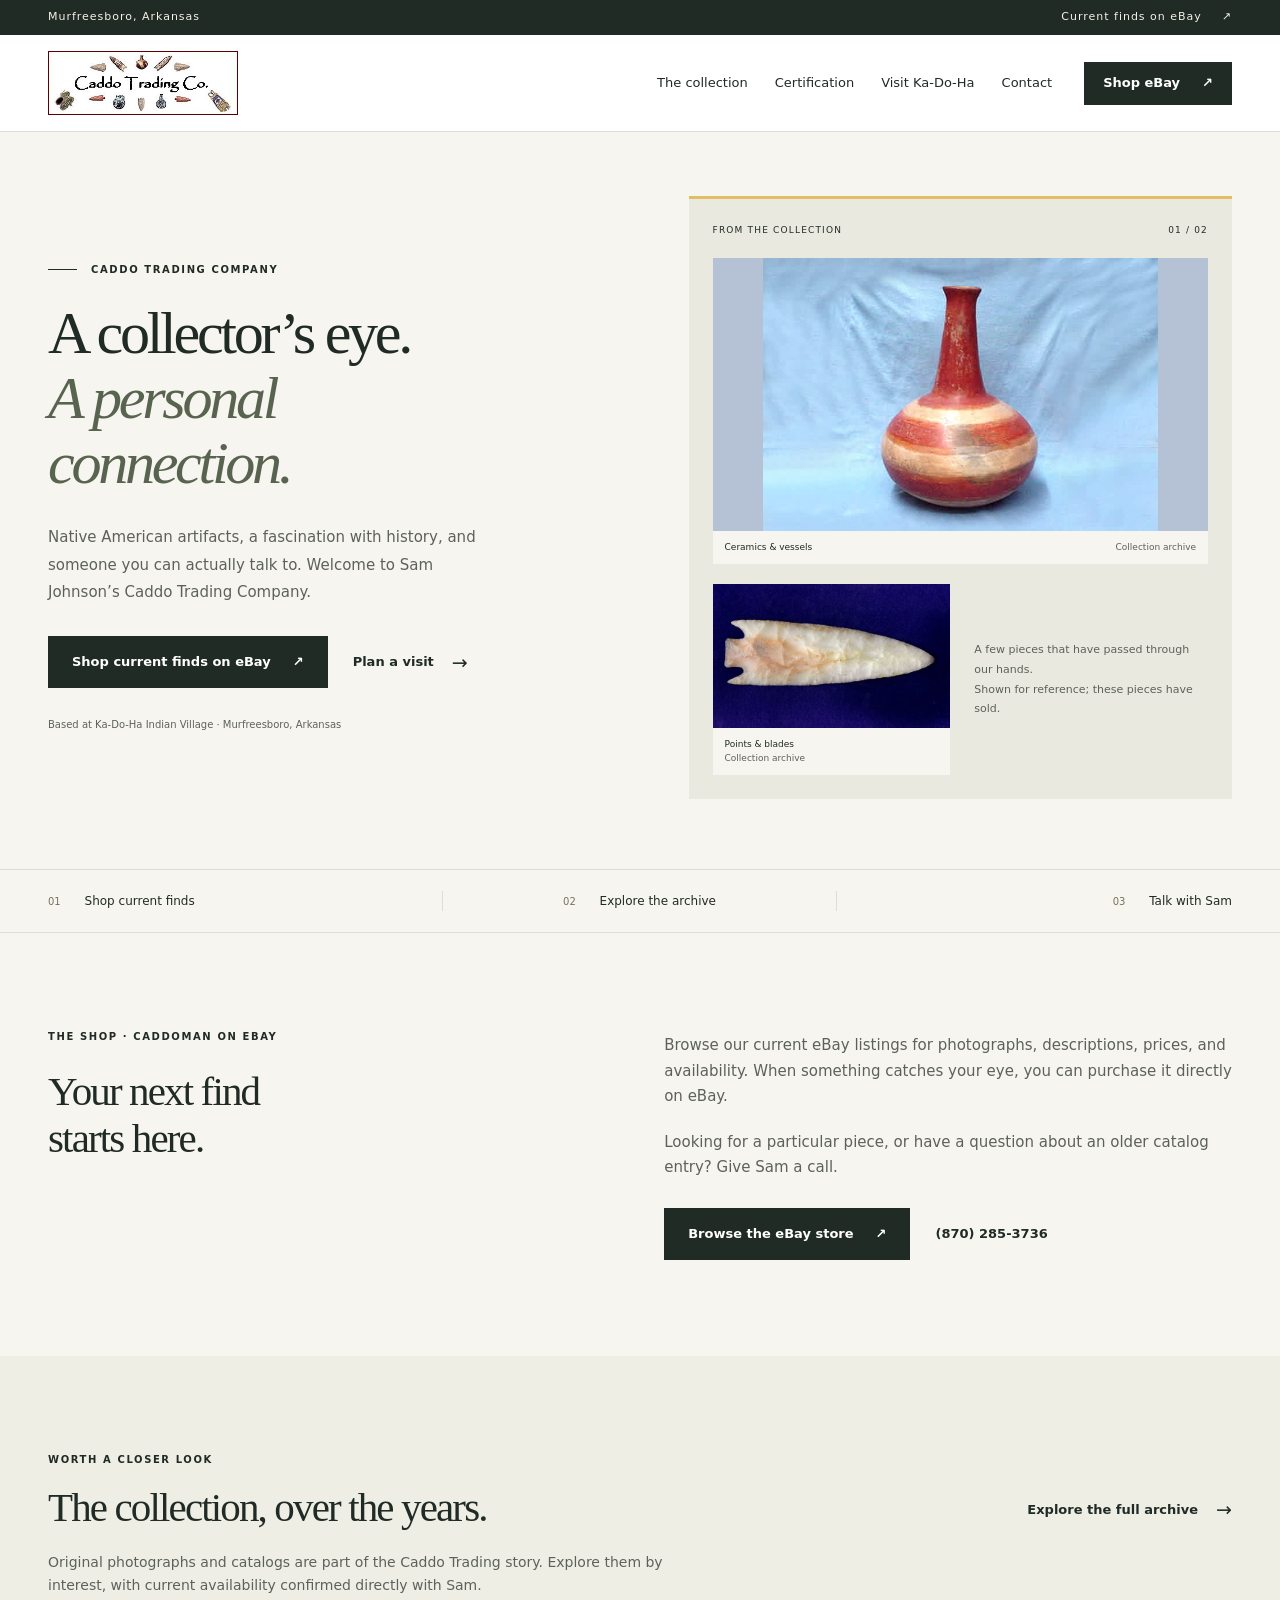
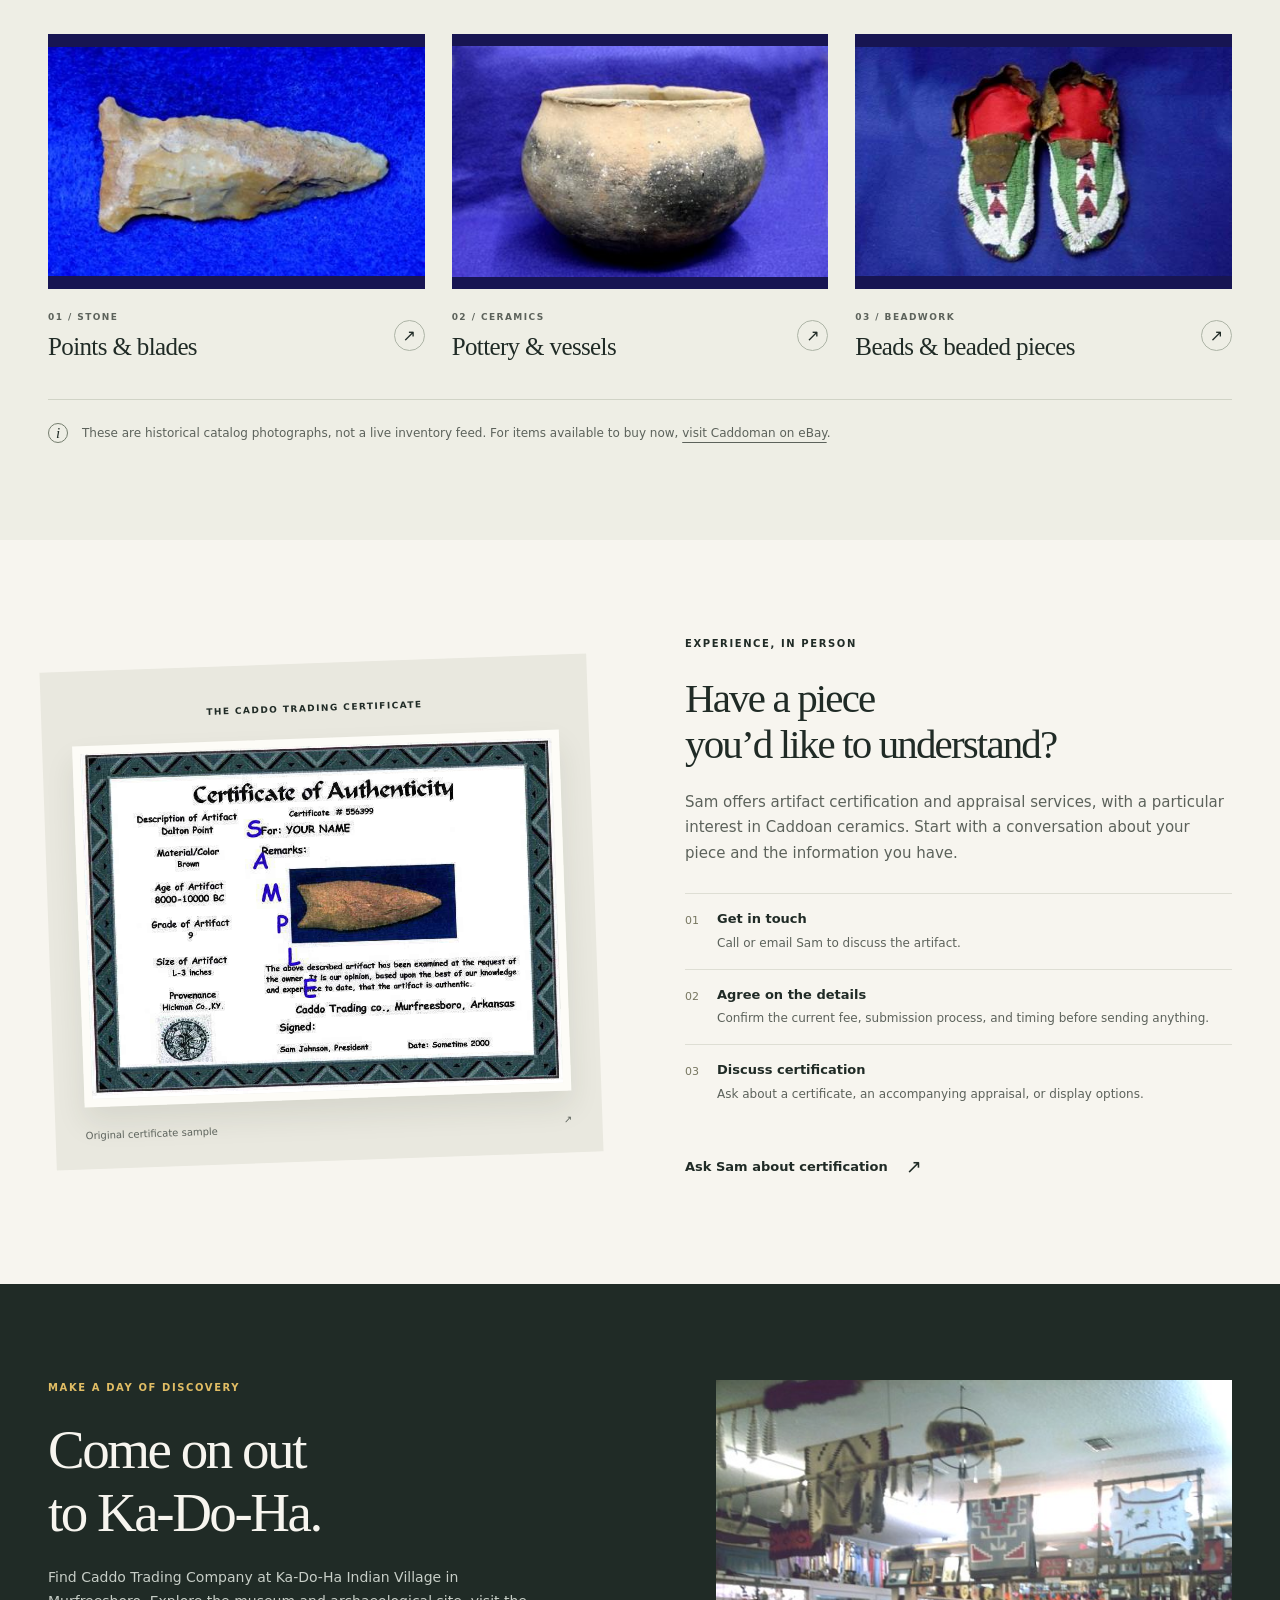
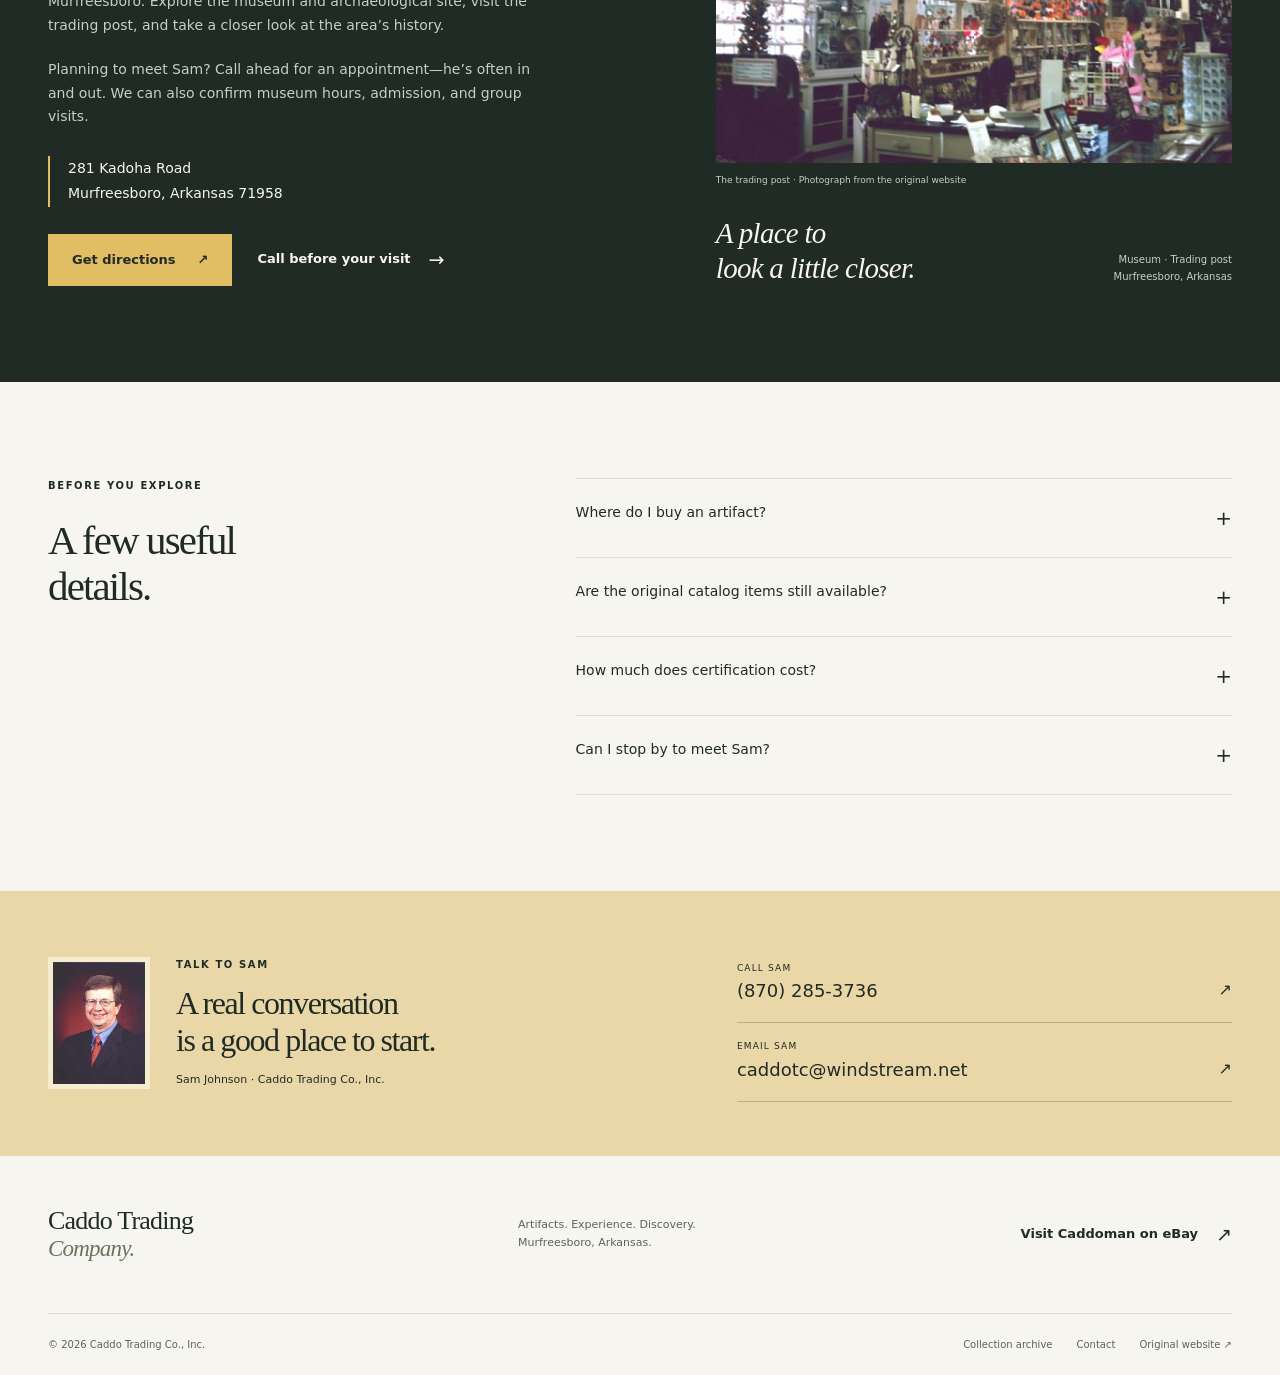
<file: index.html>
<!doctype html>
<html lang="en">
  <head>
    <meta charset="utf-8" />
    <meta name="viewport" content="width=device-width, initial-scale=1" />
    <meta name="theme-color" content="#202b26" />
    <title>Caddo Trading Company | Artifacts, Certification & Ka-Do-Ha</title>
    <meta
      name="description"
      content="Explore Caddo Trading Company in Murfreesboro, Arkansas. Shop Caddoman on eBay, browse the collection archive, and contact Sam Johnson about artifact certification."
    />
    <link
      rel="canonical"
      href="https://billthorpe522.github.io/caddo-trading/"
    />
    <meta property="og:type" content="website" />
    <meta
      property="og:title"
      content="Caddo Trading Company — A collector’s eye. A personal connection."
    />
    <meta
      property="og:description"
      content="Artifacts, certification, and a place to discover. Visit Caddo Trading Company in Murfreesboro, Arkansas, or shop Caddoman on eBay."
    />
    <meta
      property="og:url"
      content="https://billthorpe522.github.io/caddo-trading/"
    />
    <meta
      property="og:image"
      content="https://billthorpe522.github.io/caddo-trading/assets/images/hero/logo-original.jpg"
    />
    <meta
      property="og:image:alt"
      content="The original Caddo Trading Company logo"
    />
    <link rel="icon" href="assets/favicon.svg" type="image/svg+xml" />
    <link rel="stylesheet" href="assets/styles.css" />
    <script src="assets/site.js" defer></script>
  </head>
  <body>
    <a class="skip-link" href="#main">Skip to content</a>
    <div class="topline">
      <div class="wrap">
        <span>Murfreesboro, Arkansas</span
        ><a href="https://www.ebay.com/str/Caddoman/"
          >Current finds on eBay <span aria-hidden="true">↗</span></a
        >
      </div>
    </div>
    <header class="site-header">
      <div class="wrap header-inner">
        <a class="brand" href="./" aria-label="Caddo Trading Company home"
          ><img
            src="assets/images/hero/logo-original.jpg"
            width="368"
            height="124"
            alt="Caddo Trading Co."
        /></a>
        <nav class="desktop-nav" aria-label="Main navigation">
          <a href="collection.html">The collection</a
          ><a href="#certification">Certification</a
          ><a href="#visit">Visit Ka-Do-Ha</a><a href="#contact">Contact</a>
        </nav>
        <a
          class="button button-small header-shop"
          href="https://www.ebay.com/str/Caddoman/"
          >Shop eBay <span aria-hidden="true">↗</span></a
        >
        <details class="mobile-menu">
          <summary>Menu <span aria-hidden="true">☰</span></summary>
          <nav aria-label="Mobile navigation">
            <a href="collection.html">The collection</a
            ><a href="#certification">Certification</a
            ><a href="#visit">Visit Ka-Do-Ha</a
            ><a href="#contact">Contact Sam</a
            ><a href="https://www.ebay.com/str/Caddoman/">Shop on eBay ↗</a>
          </nav>
        </details>
      </div>
    </header>
    <main id="main">
      <section class="hero wrap" aria-labelledby="hero-title">
        <div class="hero-copy">
          <p class="eyebrow">
            <span class="short-rule"></span> Caddo Trading Company
          </p>
          <h1 id="hero-title">
            A collector’s eye.<br />
            <em
              >A personal<br class="desktop-break" />
              connection.</em
            >
          </h1>
          <p class="hero-intro">
            Native American artifacts, a fascination with history, and someone
            you can actually talk to. Welcome to Sam Johnson’s Caddo Trading
            Company.
          </p>
          <div class="actions">
            <a class="button" href="https://www.ebay.com/str/Caddoman/"
              >Shop current finds on eBay <span aria-hidden="true">↗</span></a
            ><a class="text-link" href="#visit"
              >Plan a visit <span aria-hidden="true">→</span></a
            >
          </div>
          <p class="hero-footnote">
            Based at Ka-Do-Ha Indian Village · Murfreesboro, Arkansas
          </p>
        </div>
        <div
          class="hero-gallery"
          aria-label="Historical pieces from the Caddo Trading collection, already sold"
        >
          <div class="gallery-heading">
            <span>From the collection</span><span>01 / 02</span>
          </div>
          <figure class="hero-pot">
            <img
              src="assets/images/catalog/museumq/pot1122.jpg"
              width="684"
              height="471"
              alt="Red and cream pottery bottle from Caddo Trading’s sold collection"
              fetchpriority="high"
            />
            <figcaption>
              <span>Ceramics & vessels</span><span>Collection archive</span>
            </figcaption>
          </figure>
          <figure class="hero-point">
            <img
              src="assets/images/catalog/museumq/1914.jpg"
              width="633"
              height="385"
              alt="Stone blade on a blue backdrop from Caddo Trading’s sold collection"
            />
            <figcaption>
              <span>Points & blades</span><span>Collection archive</span>
            </figcaption>
          </figure>
          <p class="gallery-note">
            A few pieces that have passed through our hands.<br />
            Shown for reference; these pieces have sold.
          </p>
        </div>
      </section>
      <div class="intro-band">
        <div class="wrap">
          <p><span>01</span> Shop current finds</p>
          <p><span>02</span> Explore the archive</p>
          <p><span>03</span> Talk with Sam</p>
        </div>
      </div>
      <section
        id="shop"
        class="section wrap shop-section"
        aria-labelledby="shop-title"
      >
        <div>
          <p class="eyebrow">The shop · Caddoman on eBay</p>
          <h2 id="shop-title">
            Your next find<br />
            starts here.
          </h2>
        </div>
        <div class="shop-copy">
          <p>
            Browse our current eBay listings for photographs, descriptions,
            prices, and availability. When something catches your eye, you can
            purchase it directly on eBay.
          </p>
          <p>
            Looking for a particular piece, or have a question about an older
            catalog entry? Give Sam a call.
          </p>
          <div class="actions">
            <a class="button" href="https://www.ebay.com/str/Caddoman/"
              >Browse the eBay store <span aria-hidden="true">↗</span></a
            ><a class="text-link" href="tel:+18702853736">(870) 285-3736</a>
          </div>
        </div>
      </section>
      <section
        id="inventory"
        class="collection-section section"
        aria-labelledby="collection-title"
      >
        <div class="wrap">
          <div class="section-heading">
            <div>
              <p class="eyebrow">Worth a closer look</p>
              <h2 id="collection-title">The collection, over the years.</h2>
            </div>
            <a class="text-link" href="collection.html"
              >Explore the full archive <span aria-hidden="true">→</span></a
            >
          </div>
          <p class="section-intro">
            Original photographs and catalogs are part of the Caddo Trading
            story. Explore them by interest, with current availability confirmed
            directly with Sam.
          </p>
          <div class="collection-grid">
            <a class="collection-card" href="collection.html#points"
              ><div class="collection-photo">
                <img
                  src="assets/images/catalog/arrowheads/6337.jpg"
                  width="448"
                  height="273"
                  alt="Stone projectile point in the original catalog"
                  loading="lazy"
                />
              </div>
              <div class="collection-label">
                <div>
                  <span class="eyebrow">01 / Stone</span>
                  <h3>Points & blades</h3>
                </div>
                <span class="round-arrow" aria-hidden="true">↗</span>
              </div></a
            >
            <a class="collection-card" href="collection.html#pottery"
              ><div class="collection-photo">
                <img
                  src="assets/images/catalog/pottery/pot2453.jpg"
                  width="448"
                  height="274"
                  alt="Pottery jar in the original catalog"
                  loading="lazy"
                />
              </div>
              <div class="collection-label">
                <div>
                  <span class="eyebrow">02 / Ceramics</span>
                  <h3>Pottery & vessels</h3>
                </div>
                <span class="round-arrow" aria-hidden="true">↗</span>
              </div></a
            >
            <a class="collection-card" href="collection.html#beadwork"
              ><div class="collection-photo">
                <img
                  src="assets/images/catalog/beaded/BI1185.jpg"
                  width="500"
                  height="305"
                  alt="Pair of beaded moccasins in the original catalog"
                  loading="lazy"
                />
              </div>
              <div class="collection-label">
                <div>
                  <span class="eyebrow">03 / Beadwork</span>
                  <h3>Beads & beaded pieces</h3>
                </div>
                <span class="round-arrow" aria-hidden="true">↗</span>
              </div></a
            >
          </div>
          <div class="archive-note">
            <span class="note-mark" aria-hidden="true">i</span>
            <p>
              These are historical catalog photographs, not a live inventory
              feed. For items available to buy now,
              <a href="https://www.ebay.com/str/Caddoman/"
                >visit Caddoman on eBay</a
              >.
            </p>
          </div>
        </div>
      </section>
      <section
        id="certification"
        class="section wrap certification-section"
        aria-labelledby="cert-title"
      >
        <div class="certificate-display">
          <p class="eyebrow">The Caddo Trading certificate</p>
          <a
            href="assets/images/cert/coa-sample.jpg"
            aria-label="Open the full sample Certificate of Authenticity"
            ><img
              src="assets/images/cert/coa-sample.jpg"
              width="750"
              height="549"
              alt="Sample Caddo Trading Certificate of Authenticity, marked SAMPLE"
              loading="lazy"
          /></a>
          <p>Original certificate sample <span aria-hidden="true">↗</span></p>
        </div>
        <div class="cert-copy">
          <p class="eyebrow">Experience, in person</p>
          <h2 id="cert-title">
            Have a piece<br />
            you’d like to understand?
          </h2>
          <p>
            Sam offers artifact certification and appraisal services, with a
            particular interest in Caddoan ceramics. Start with a conversation
            about your piece and the information you have.
          </p>
          <ol class="steps">
            <li>
              <span>01</span>
              <div>
                <h3>Get in touch</h3>
                <p>Call or email Sam to discuss the artifact.</p>
              </div>
            </li>
            <li>
              <span>02</span>
              <div>
                <h3>Agree on the details</h3>
                <p>
                  Confirm the current fee, submission process, and timing before
                  sending anything.
                </p>
              </div>
            </li>
            <li>
              <span>03</span>
              <div>
                <h3>Discuss certification</h3>
                <p>
                  Ask about a certificate, an accompanying appraisal, or display
                  options.
                </p>
              </div>
            </li>
          </ol>
          <a
            class="text-link"
            href="mailto:caddotc@windstream.net?subject=Artifact%20certification%20inquiry"
            >Ask Sam about certification <span aria-hidden="true">↗</span></a
          >
        </div>
      </section>
      <section
        id="visit"
        class="visit-section section"
        aria-labelledby="visit-title"
      >
        <span id="kadoha" class="legacy-anchor" aria-hidden="true"></span>
        <div class="wrap visit-layout">
          <div class="visit-copy">
            <p class="eyebrow">Make a day of discovery</p>
            <h2 id="visit-title">
              Come on out<br />
              to Ka-Do-Ha.
            </h2>
            <p>
              Find Caddo Trading Company at Ka-Do-Ha Indian Village in
              Murfreesboro. Explore the museum and archaeological site, visit
              the trading post, and take a closer look at the area’s history.
            </p>
            <p>
              Planning to meet Sam? Call ahead for an appointment—he’s often in
              and out. We can also confirm museum hours, admission, and group
              visits.
            </p>
            <address>
              281 Kadoha Road<br />
              Murfreesboro, Arkansas 71958
            </address>
            <div class="actions">
              <a
                class="button button-gold"
                href="https://www.google.com/maps/dir/?api=1&amp;destination=281%20Kadoha%20Road%2C%20Murfreesboro%2C%20AR%2071958"
                >Get directions <span aria-hidden="true">↗</span></a
              ><a class="text-link" href="tel:+18702853736"
                >Call before your visit <span aria-hidden="true">→</span></a
              >
            </div>
          </div>
          <div class="visit-photos">
            <figure class="visit-main">
              <img
                src="assets/images/museum/trading-post.jpg"
                width="550"
                height="413"
                alt="Inside the Ka-Do-Ha trading post, photographed for the original website"
                loading="lazy"
              />
              <figcaption>
                The trading post · Photograph from the original website
              </figcaption>
            </figure>
            <div class="visit-caption">
              <span class="serif"
                >A place to<br />
                look a little closer.</span
              >
              <p>
                Museum · Trading post<br />
                Murfreesboro, Arkansas
              </p>
            </div>
          </div>
        </div>
      </section>
      <section
        class="section wrap questions-section"
        aria-labelledby="questions-title"
      >
        <div>
          <p class="eyebrow">Before you explore</p>
          <h2 id="questions-title">
            A few useful<br />
            details.
          </h2>
        </div>
        <div class="questions">
          <details>
            <summary>
              Where do I buy an artifact?<span aria-hidden="true">+</span>
            </summary>
            <p>
              Our current online listings are in the
              <a href="https://www.ebay.com/str/Caddoman/"
                >Caddoman eBay store</a
              >. See each listing for its price, condition, shipping, returns,
              and checkout. For other inquiries, call Sam at
              <a href="tel:+18702853736">(870) 285-3736</a>.
            </p>
          </details>
          <details>
            <summary>
              Are the original catalog items still available?<span
                aria-hidden="true"
                >+</span
              >
            </summary>
            <p>
              The original catalogs contain both older listings and sold pieces.
              The Museum Quality collection is an archive of pieces already
              sold. Contact Sam with the item number or a link to confirm any
              other item’s availability.
            </p>
          </details>
          <details>
            <summary>
              How much does certification cost?<span aria-hidden="true">+</span>
            </summary>
            <p>
              Please contact Sam for current fees and submission instructions.
              Older prices appear on the original website; confirm the details
              before arranging an appraisal or mailing an artifact.
            </p>
          </details>
          <details>
            <summary>
              Can I stop by to meet Sam?<span aria-hidden="true">+</span>
            </summary>
            <p>
              Yes—please call ahead to arrange a time. Sam’s original website
              asks visitors to make an appointment because he is often in and
              out. Call for current museum hours and admission, too.
            </p>
          </details>
        </div>
      </section>
      <section
        id="contact"
        class="contact-section"
        aria-labelledby="contact-title"
      >
        <div class="wrap contact-layout">
          <div class="sam">
            <img
              src="assets/images/cert/sam-johnson-portrait.jpg"
              width="300"
              height="389"
              alt="Sam Johnson, president of Caddo Trading Company"
              loading="lazy"
            />
            <div>
              <p class="eyebrow">Talk to Sam</p>
              <h2 id="contact-title">
                A real conversation<br />
                is a good place to start.
              </h2>
              <p>Sam Johnson · Caddo Trading Co., Inc.</p>
            </div>
          </div>
          <div class="contact-links">
            <a href="tel:+18702853736"
              ><span>Call Sam</span><strong>(870) 285-3736</strong
              ><span aria-hidden="true">↗</span></a
            ><a href="mailto:caddotc@windstream.net"
              ><span>Email Sam</span><strong>caddotc@windstream.net</strong
              ><span aria-hidden="true">↗</span></a
            >
          </div>
        </div>
      </section>
    </main>
    <footer class="site-footer">
      <div class="wrap footer-top">
        <a class="footer-name" href="./">Caddo Trading <em>Company.</em></a>
        <p>
          Artifacts. Experience. Discovery.<br />
          Murfreesboro, Arkansas.
        </p>
        <a class="text-link" href="https://www.ebay.com/str/Caddoman/"
          >Visit Caddoman on eBay <span aria-hidden="true">↗</span></a
        >
      </div>
      <div class="wrap footer-bottom">
        <span>© <span data-year>2026</span> Caddo Trading Co., Inc.</span>
        <nav aria-label="Footer navigation">
          <a href="collection.html">Collection archive</a
          ><a href="#contact">Contact</a
          ><a href="http://www.caddotc.com/">Original website ↗</a>
        </nav>
      </div>
    </footer>
  </body>
</html>
</file>
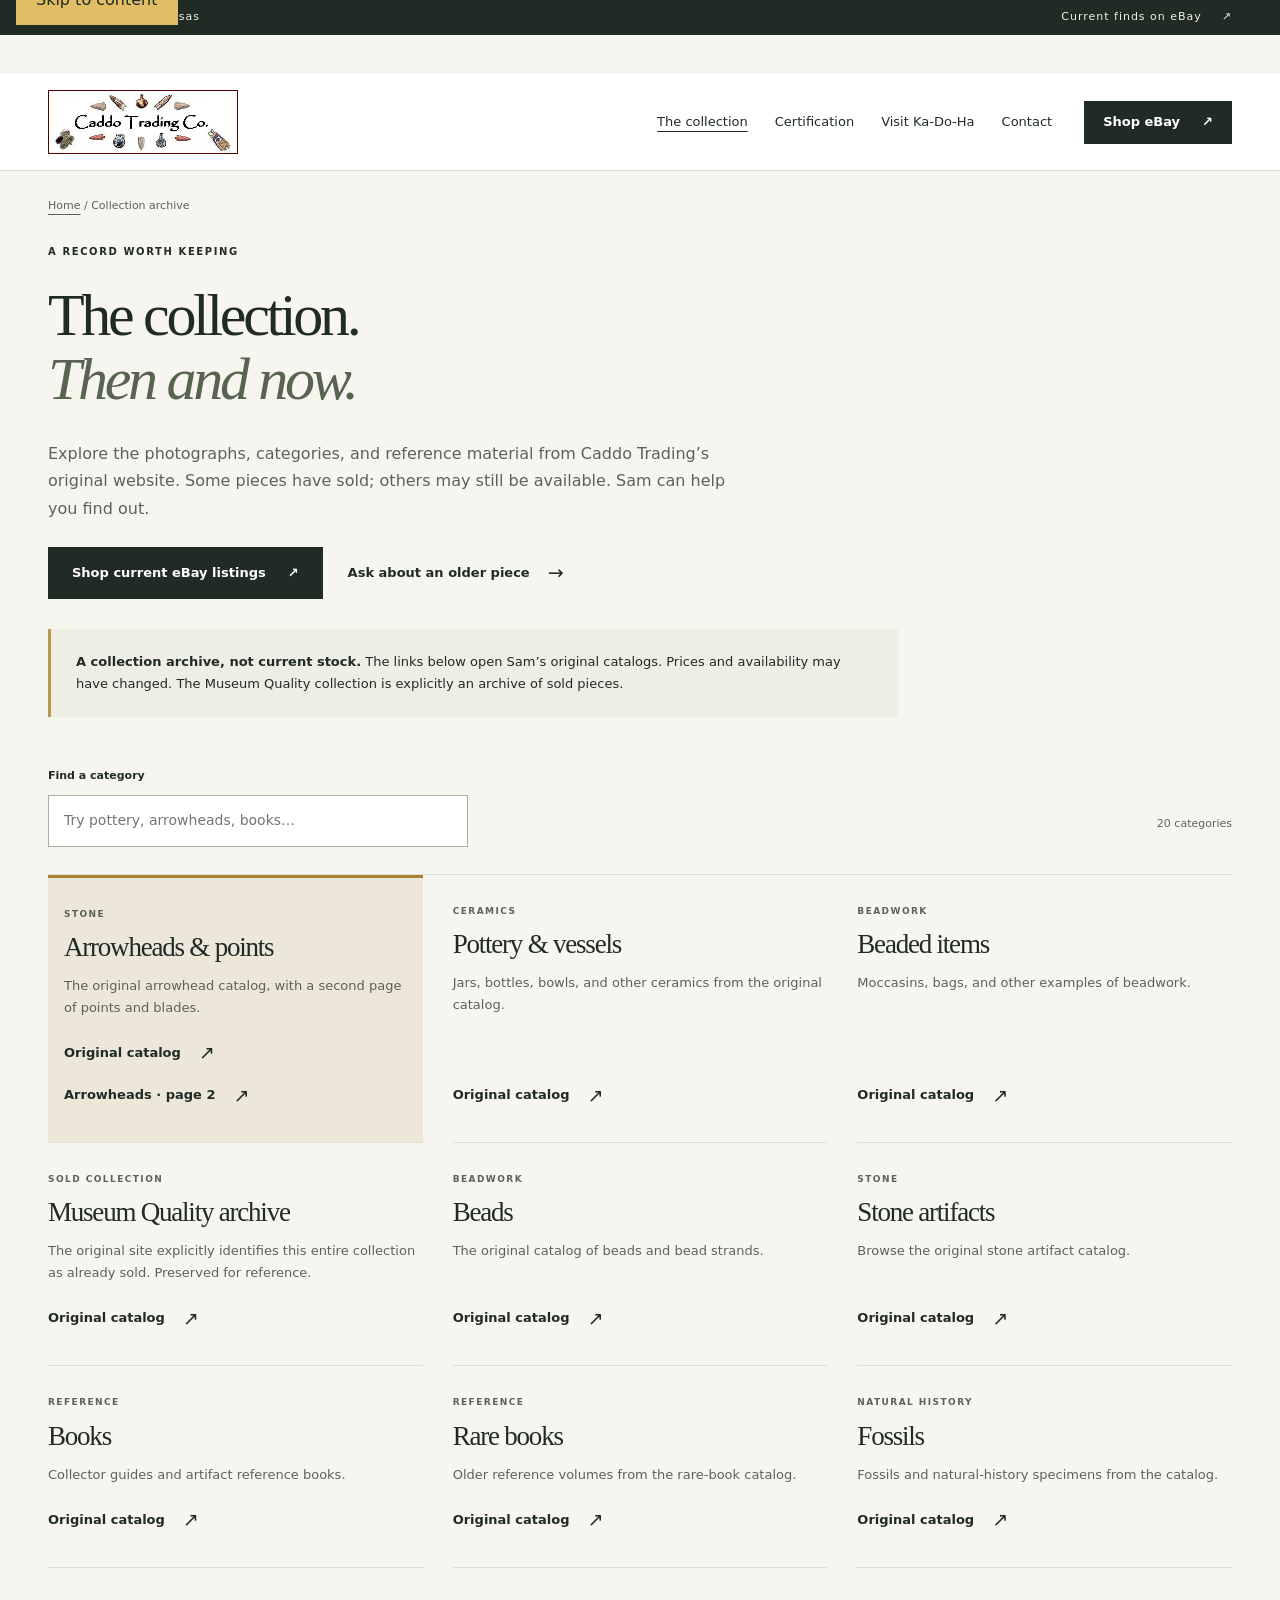
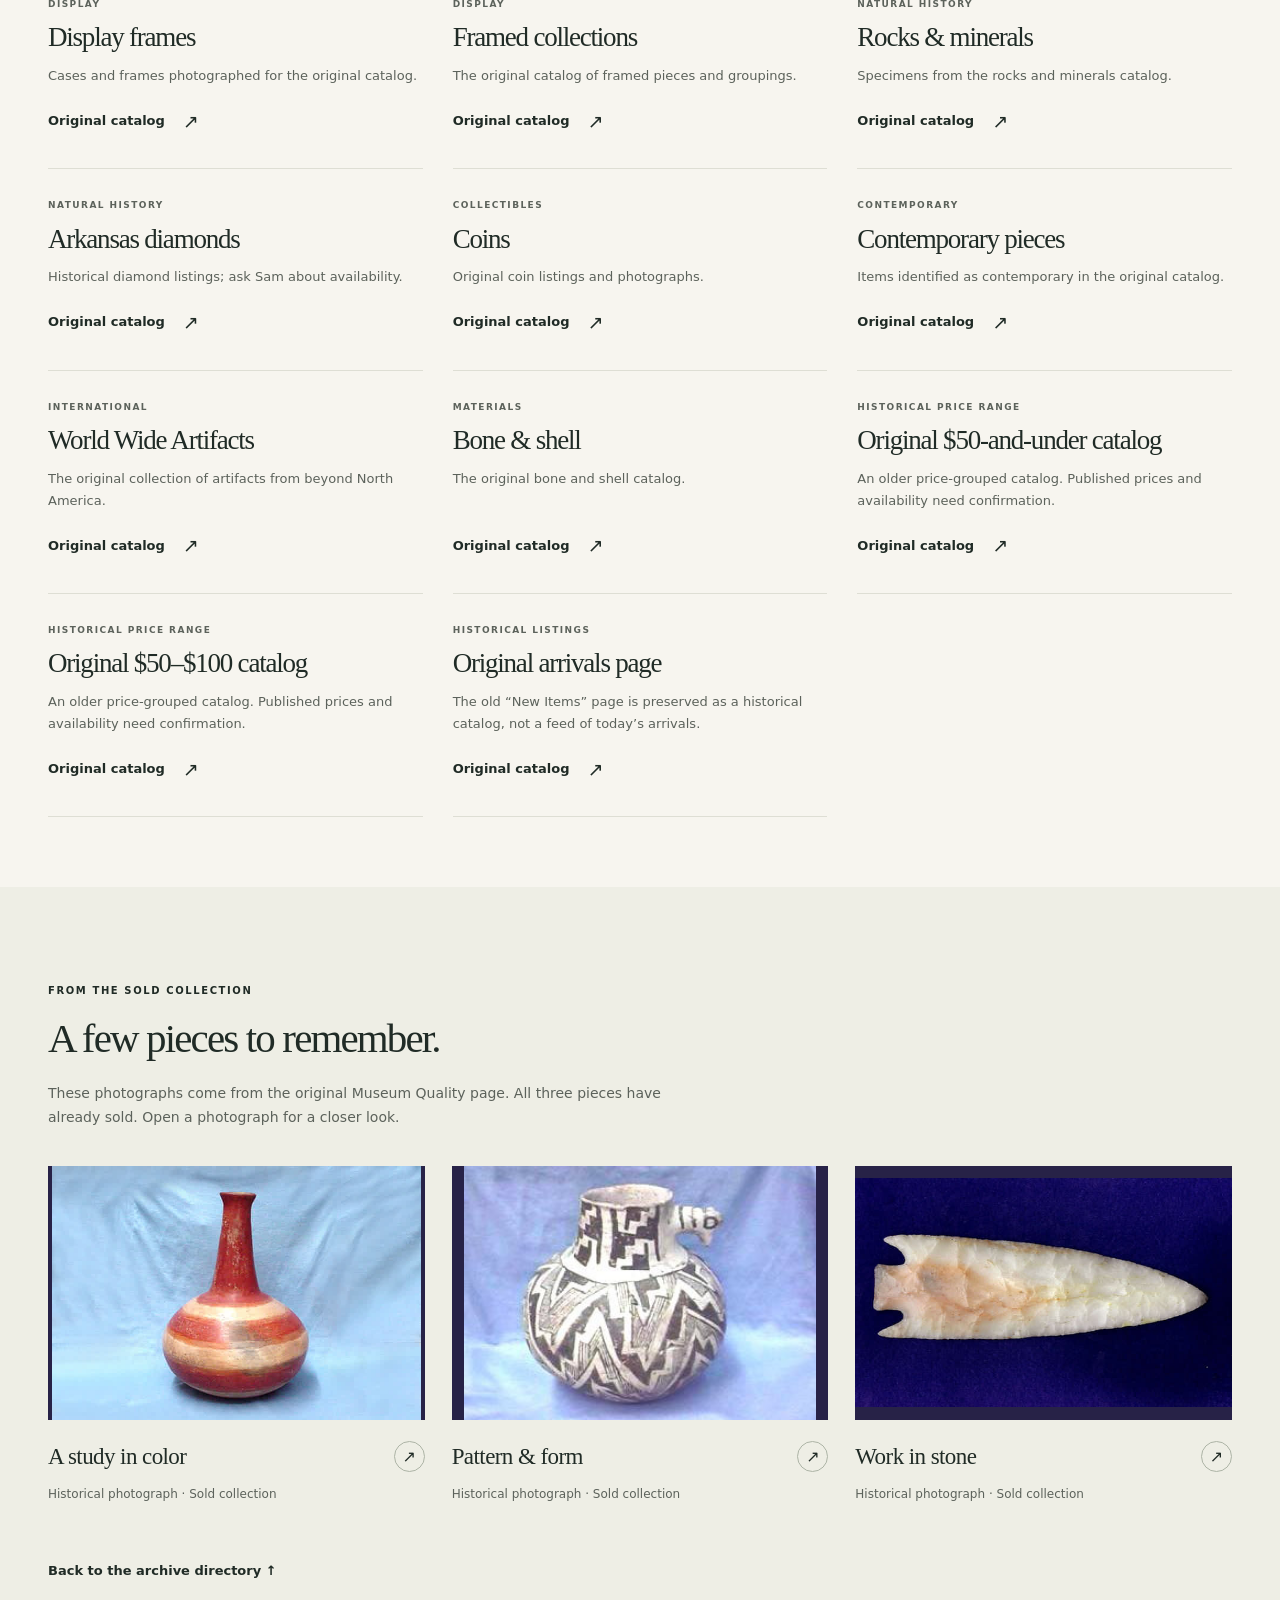
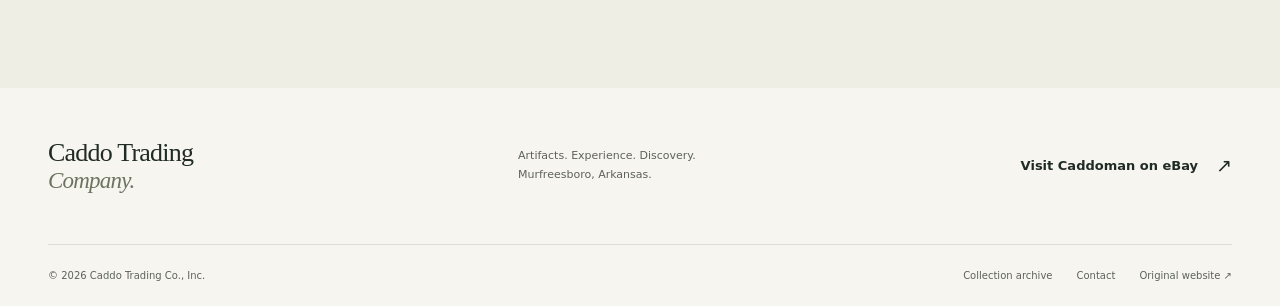
<file: catalogue-arrowheads.html>
<!doctype html>
<html lang="en">
  <head>
    <meta charset="utf-8" />
    <meta name="viewport" content="width=device-width,initial-scale=1" />
    <meta name="robots" content="noindex" />
    <link rel="icon" href="assets/favicon.svg" type="image/svg+xml" />
    <meta http-equiv="refresh" content="0;url=collection.html#points" />
    <link
      rel="canonical"
      href="https://billthorpe522.github.io/caddo-trading/collection.html"
    />
    <title>Collection Archive | Caddo Trading Company</title>
  </head>
  <body>
    <main>
      <h1>The collection has a new home.</h1>
      <p>
        <a href="collection.html#points">Continue to the collection archive.</a>
      </p>
    </main>
  </body>
</html>
</file>
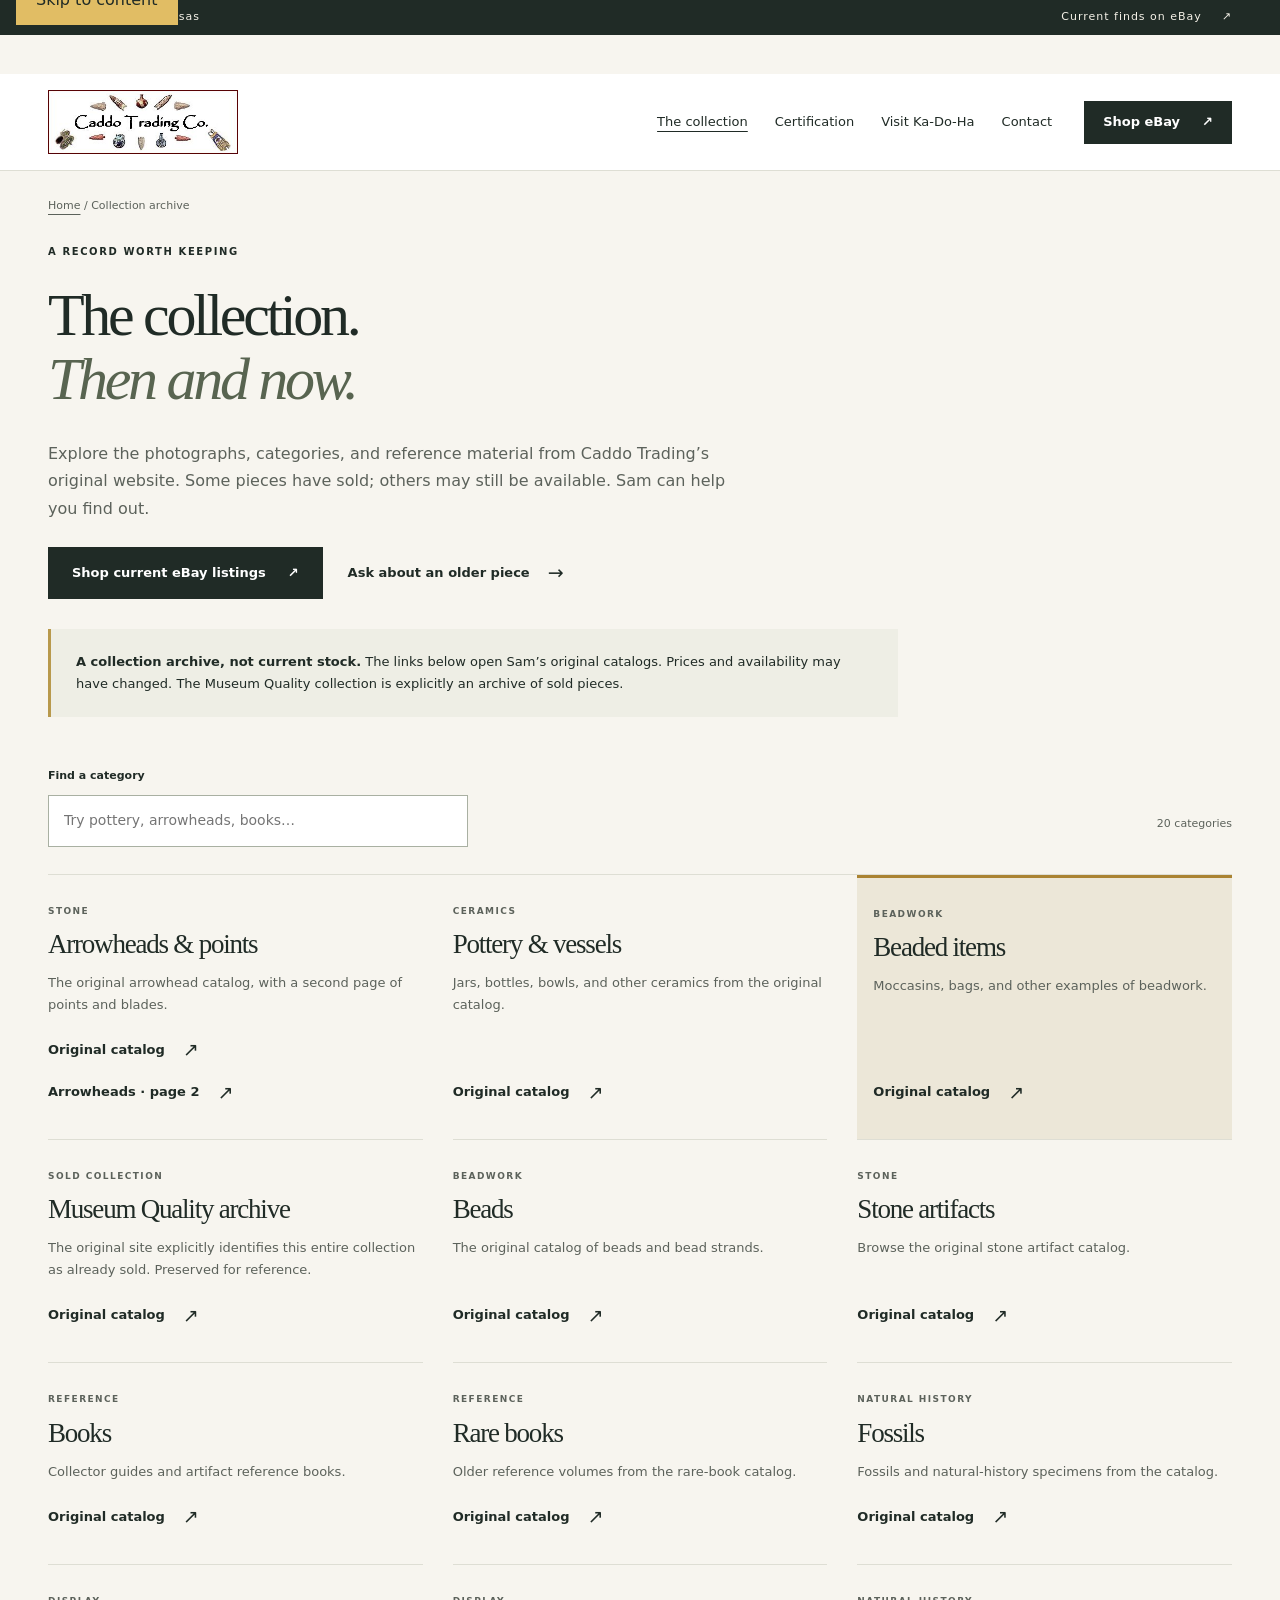
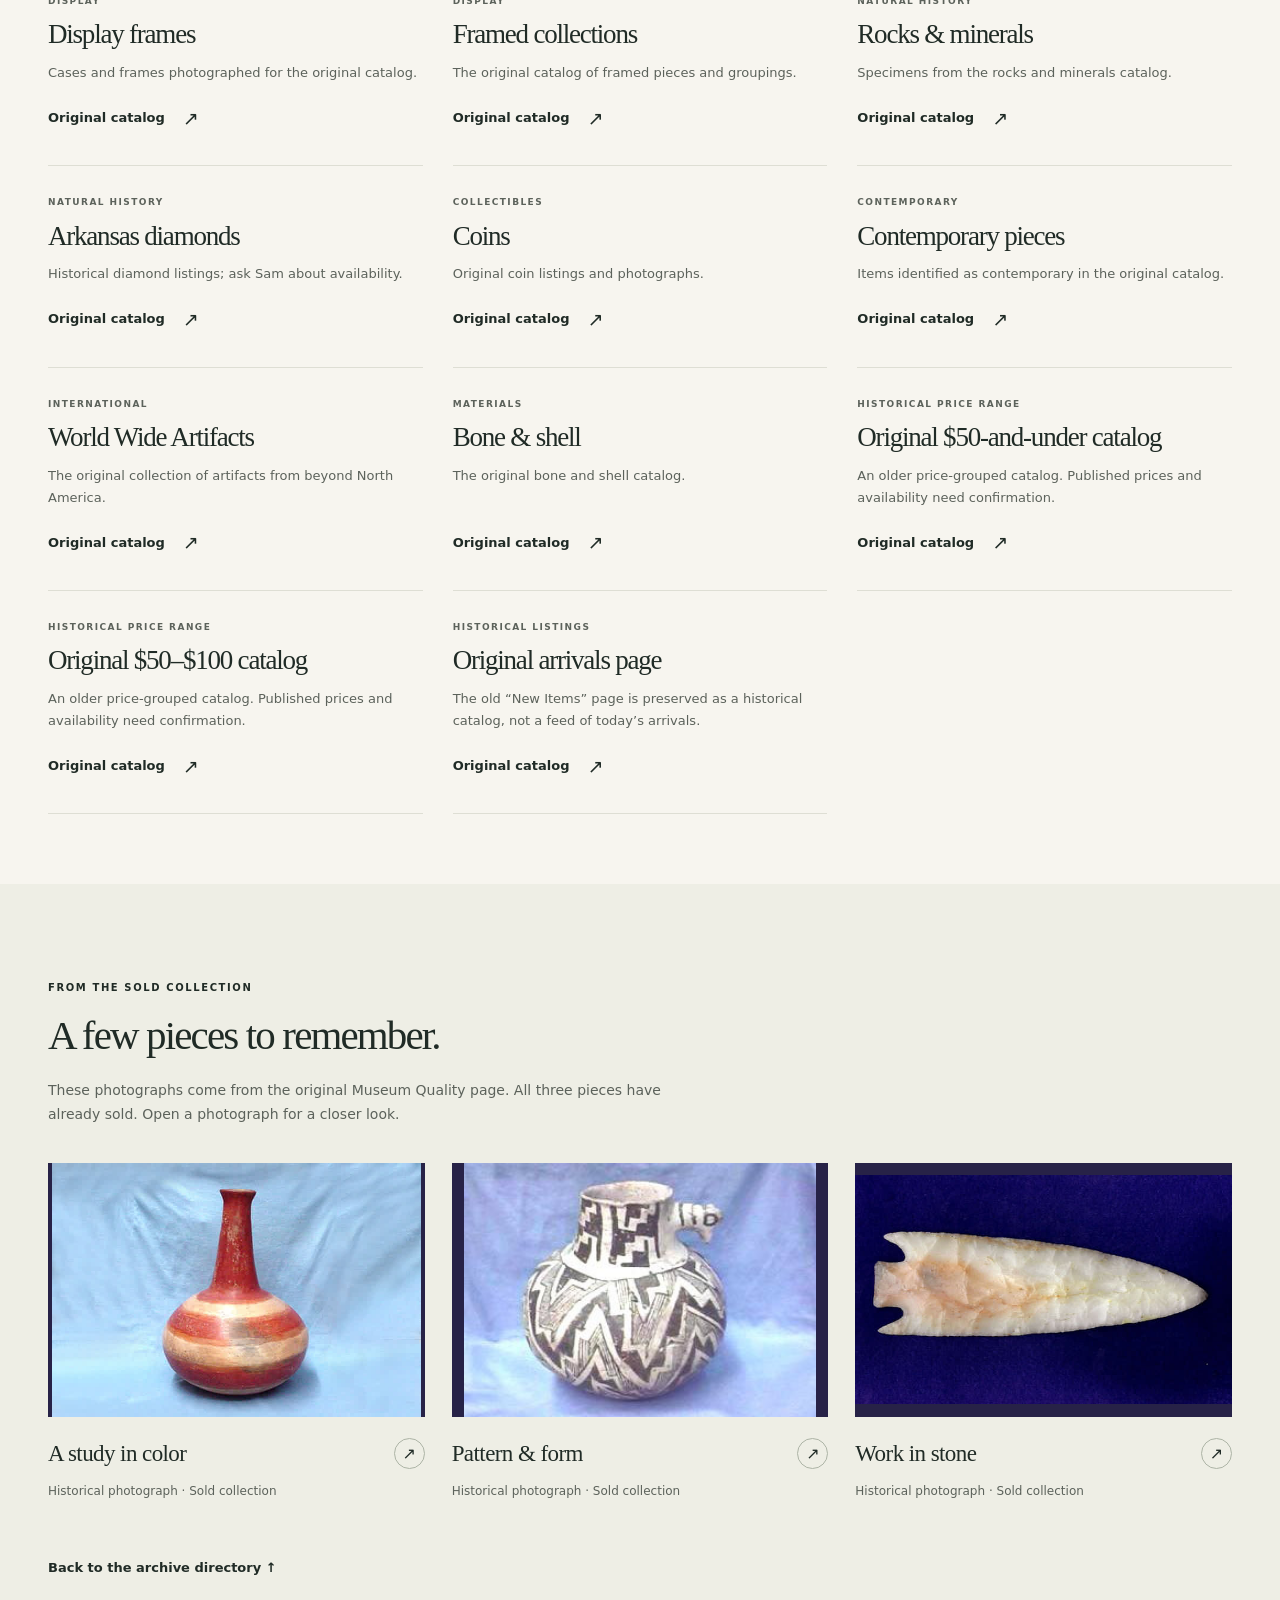
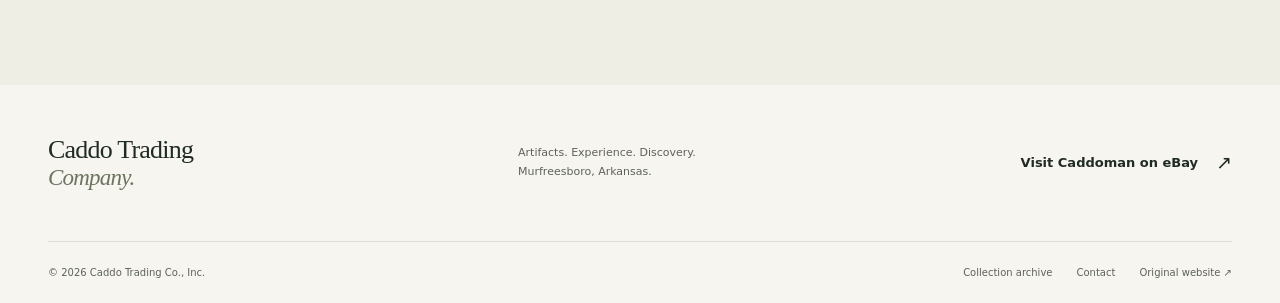
<file: catalogue-beaded.html>
<!doctype html>
<html lang="en">
  <head>
    <meta charset="utf-8" />
    <meta name="viewport" content="width=device-width,initial-scale=1" />
    <meta name="robots" content="noindex" />
    <link rel="icon" href="assets/favicon.svg" type="image/svg+xml" />
    <meta http-equiv="refresh" content="0;url=collection.html#beadwork" />
    <link
      rel="canonical"
      href="https://billthorpe522.github.io/caddo-trading/collection.html"
    />
    <title>Collection Archive | Caddo Trading Company</title>
  </head>
  <body>
    <main>
      <h1>The collection has a new home.</h1>
      <p>
        <a href="collection.html#beadwork"
          >Continue to the collection archive.</a
        >
      </p>
    </main>
  </body>
</html>
</file>
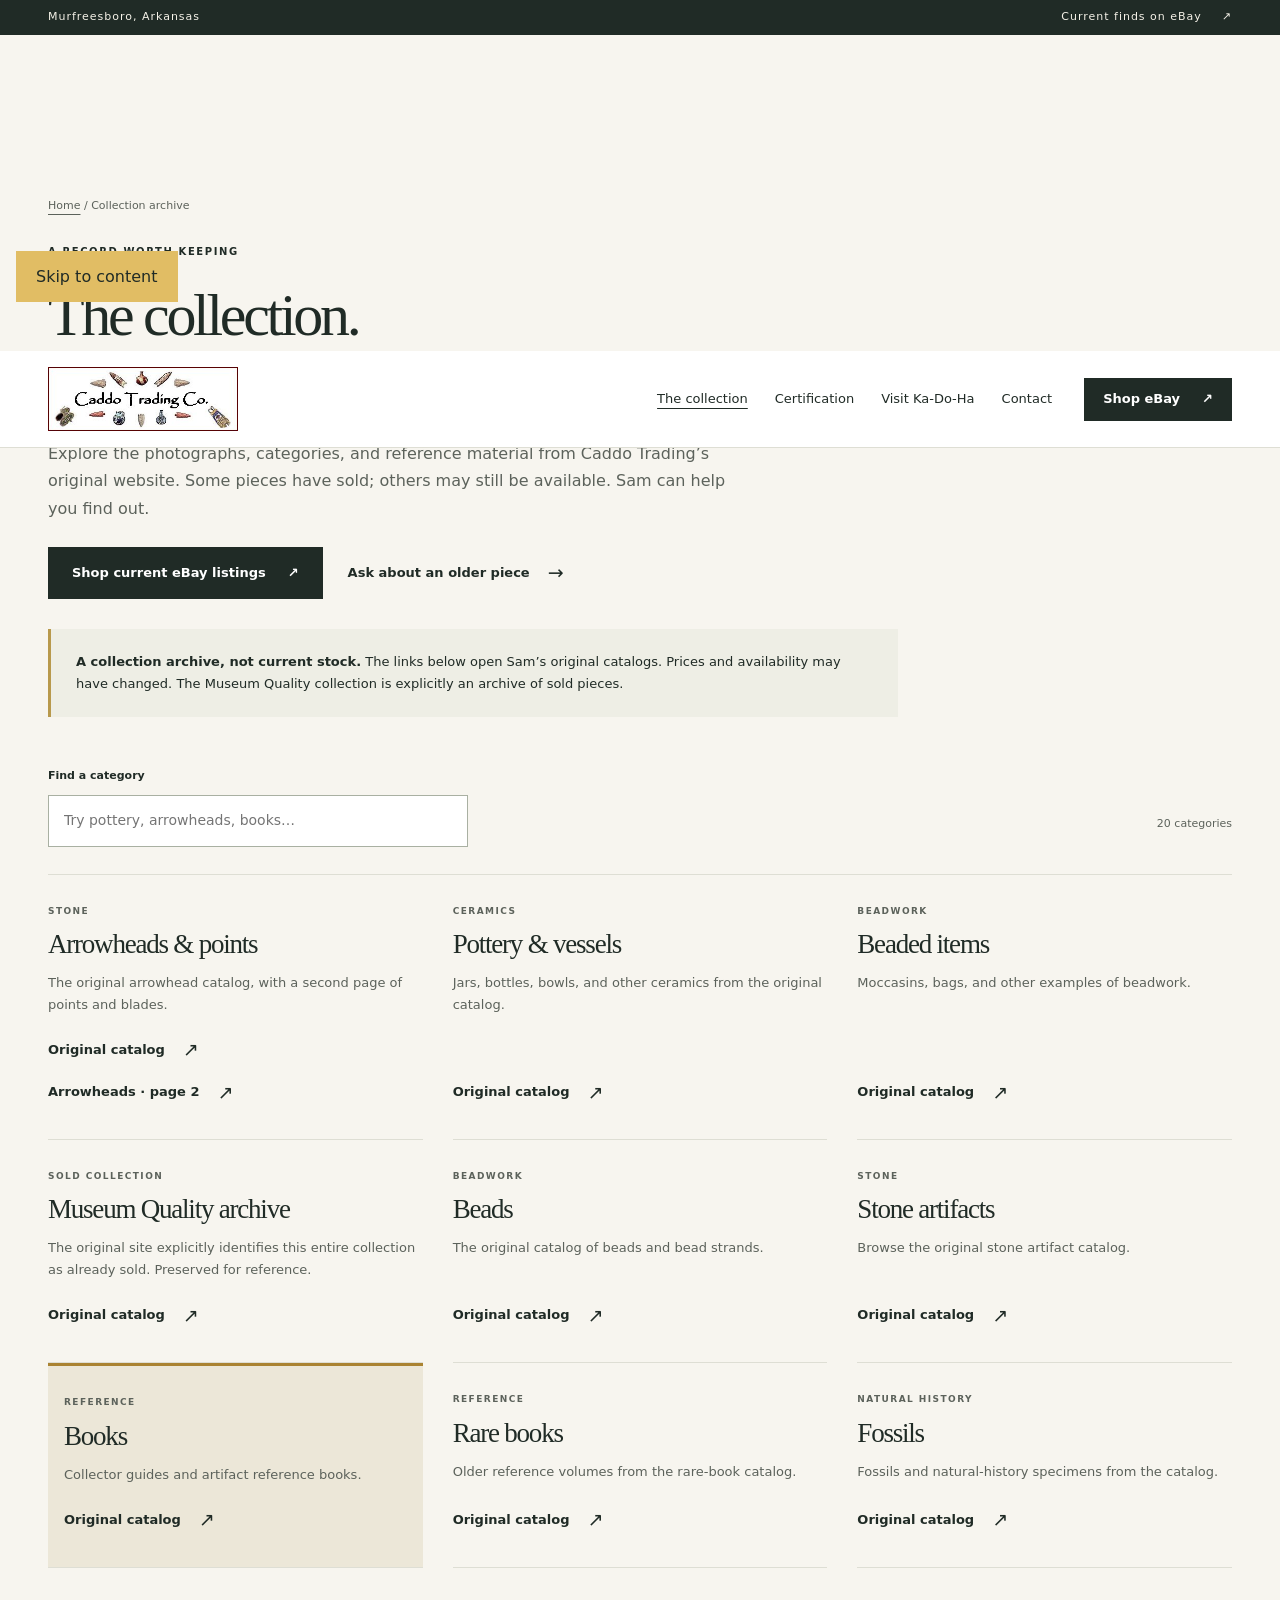
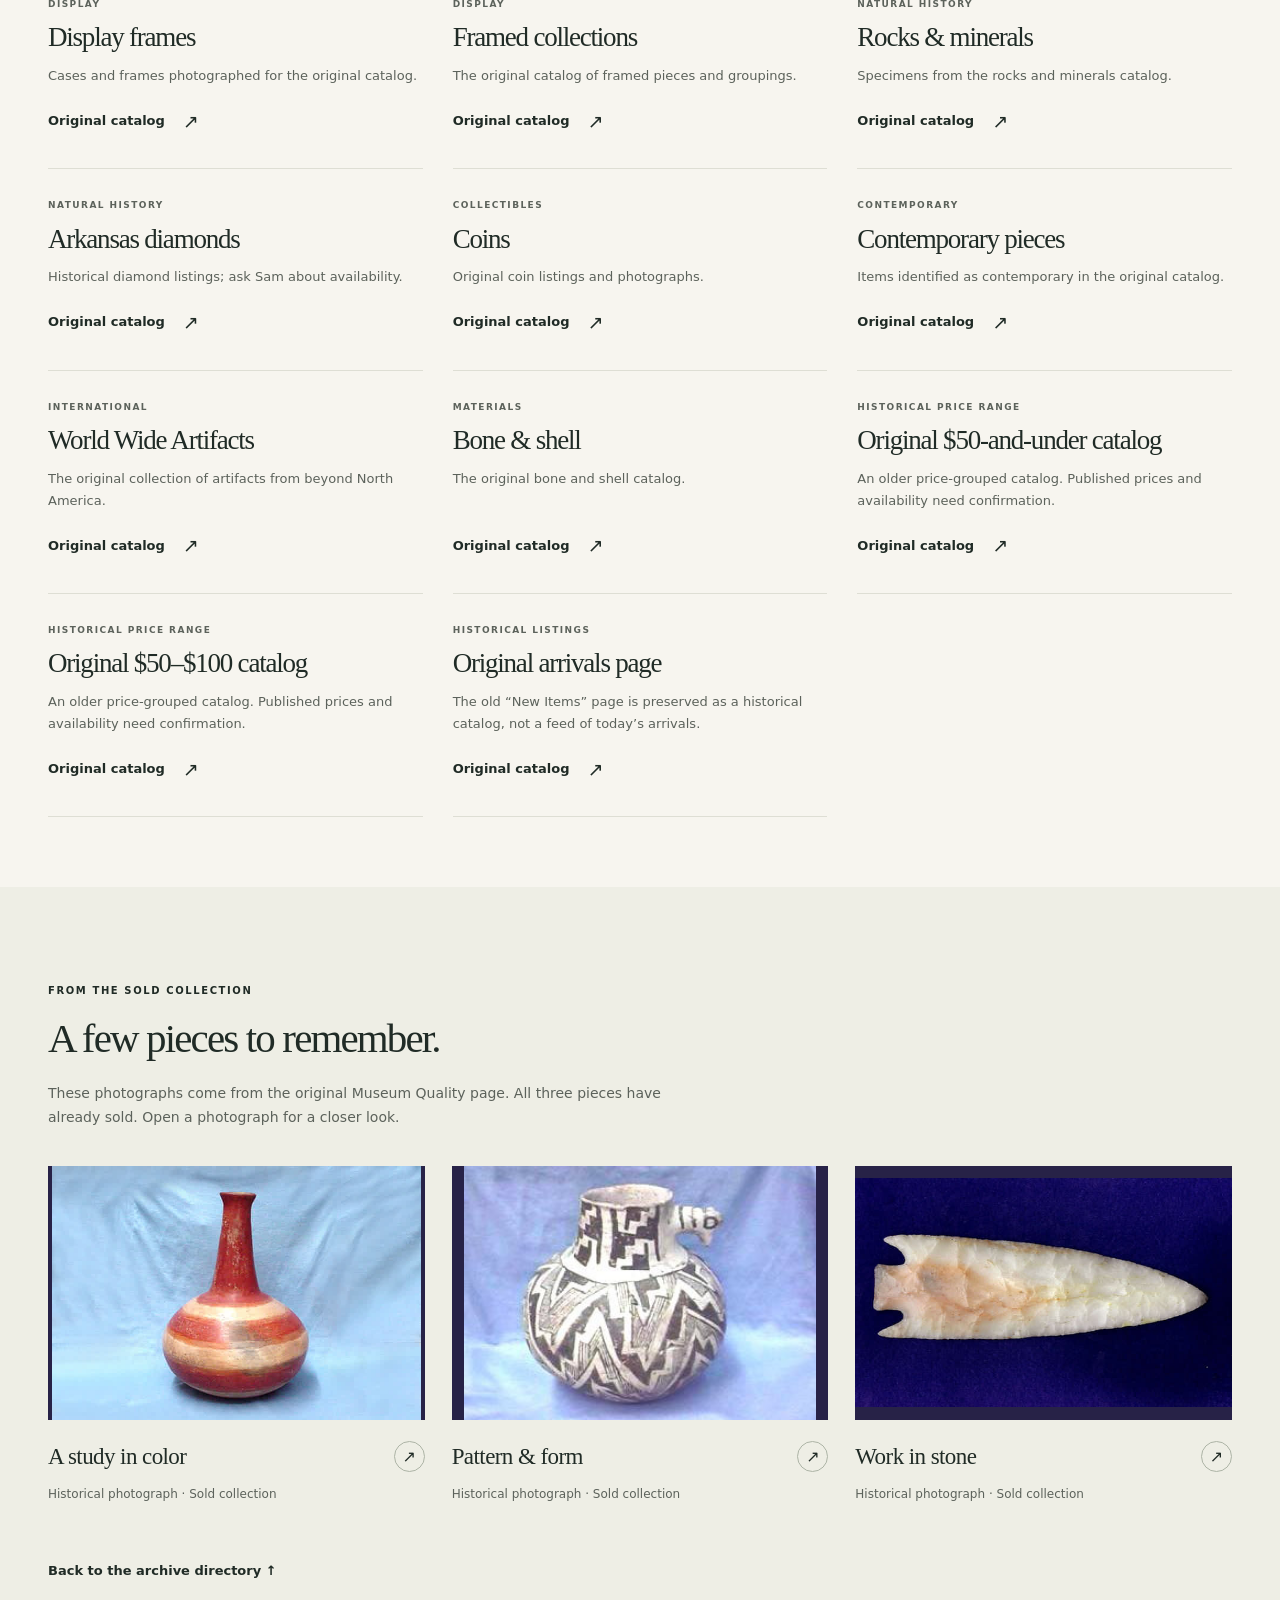
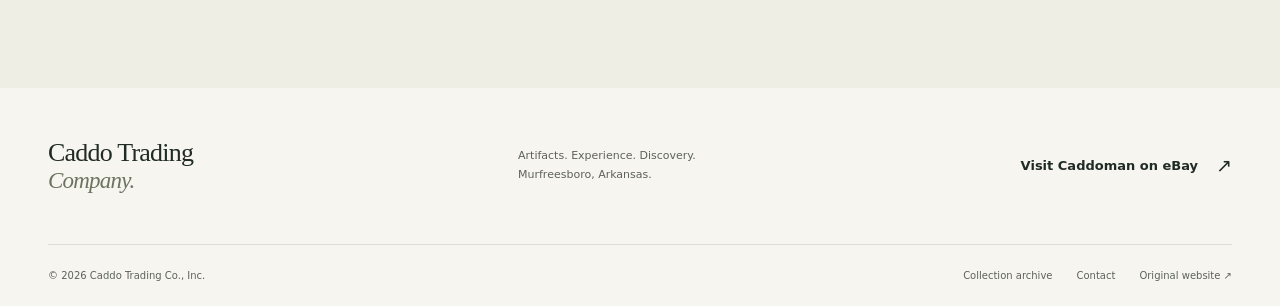
<file: catalogue-books.html>
<!doctype html>
<html lang="en">
  <head>
    <meta charset="utf-8" />
    <meta name="viewport" content="width=device-width,initial-scale=1" />
    <meta name="robots" content="noindex" />
    <link rel="icon" href="assets/favicon.svg" type="image/svg+xml" />
    <meta http-equiv="refresh" content="0;url=collection.html#books" />
    <link
      rel="canonical"
      href="https://billthorpe522.github.io/caddo-trading/collection.html"
    />
    <title>Collection Archive | Caddo Trading Company</title>
  </head>
  <body>
    <main>
      <h1>The collection has a new home.</h1>
      <p>
        <a href="collection.html#books">Continue to the collection archive.</a>
      </p>
    </main>
  </body>
</html>
</file>
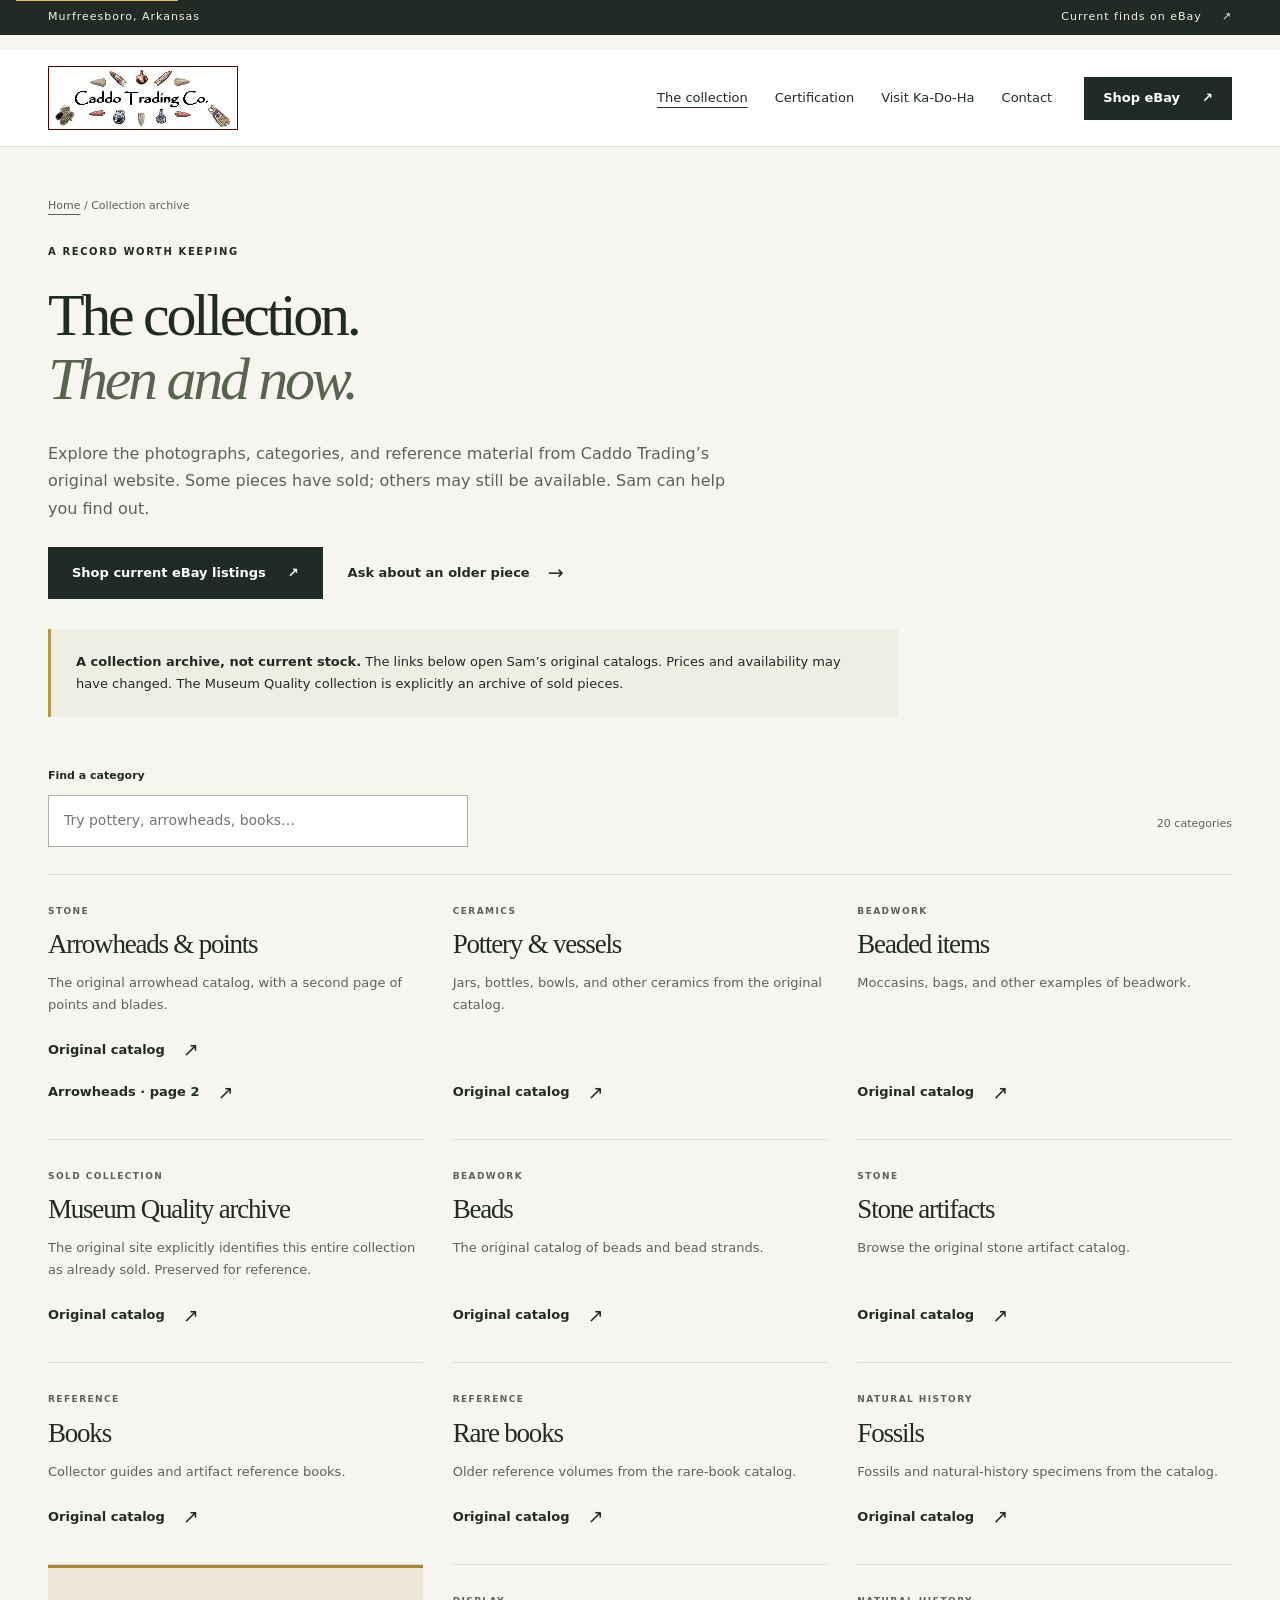
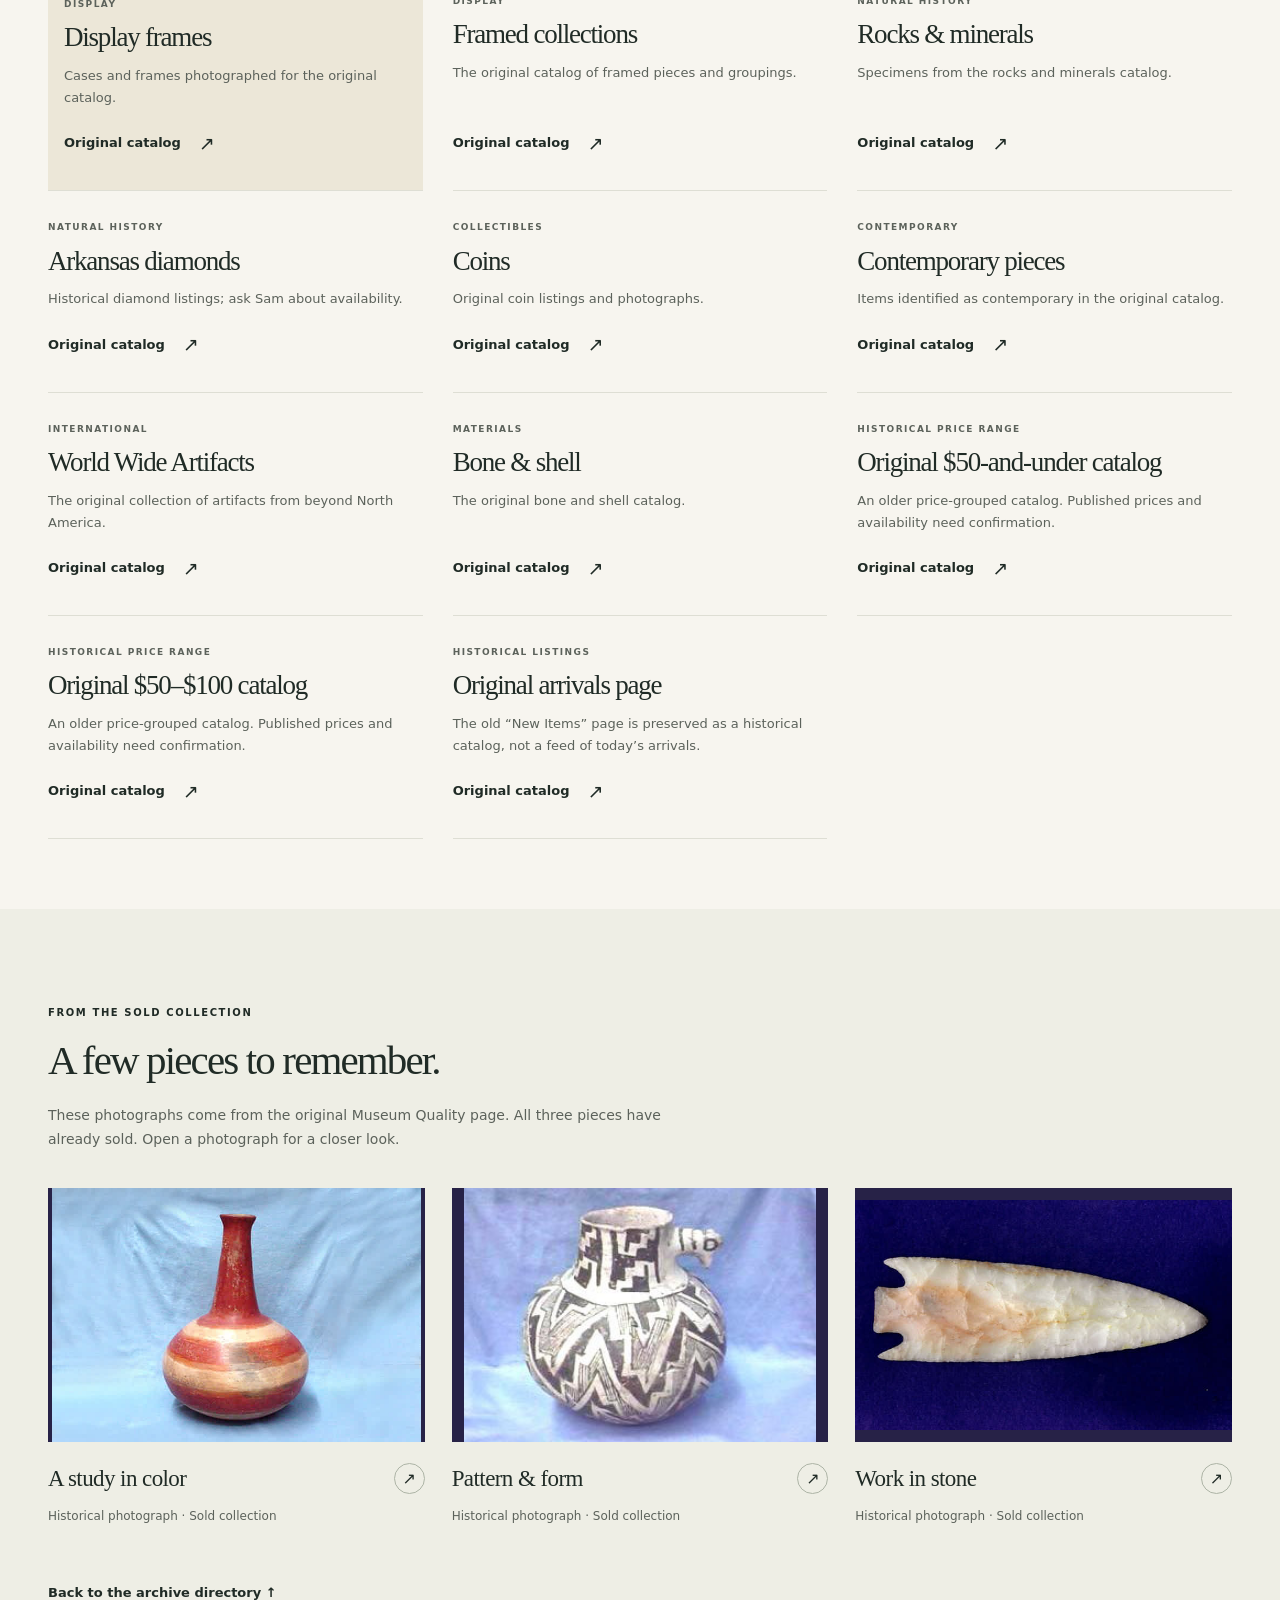
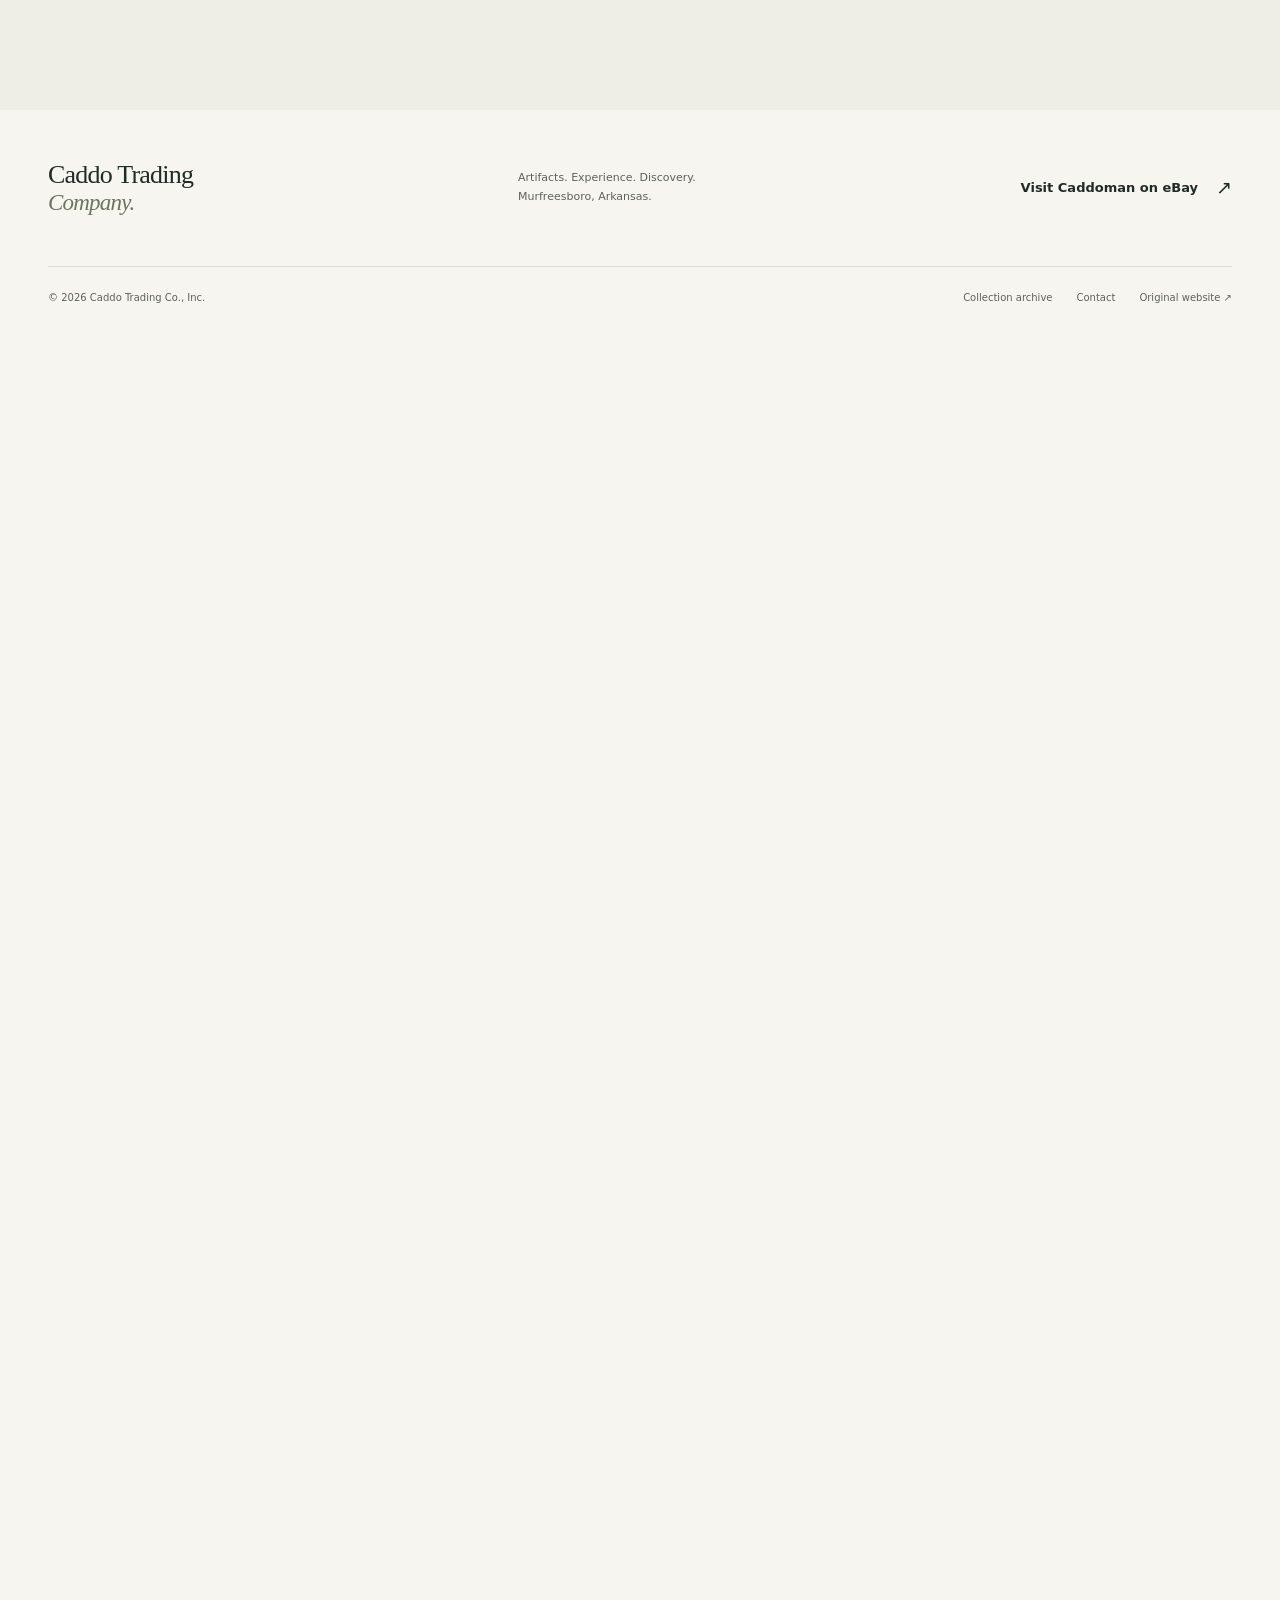
<file: catalogue-display.html>
<!doctype html>
<html lang="en">
  <head>
    <meta charset="utf-8" />
    <meta name="viewport" content="width=device-width,initial-scale=1" />
    <meta name="robots" content="noindex" />
    <link rel="icon" href="assets/favicon.svg" type="image/svg+xml" />
    <meta http-equiv="refresh" content="0;url=collection.html#display" />
    <link
      rel="canonical"
      href="https://billthorpe522.github.io/caddo-trading/collection.html"
    />
    <title>Collection Archive | Caddo Trading Company</title>
  </head>
  <body>
    <main>
      <h1>The collection has a new home.</h1>
      <p>
        <a href="collection.html#display"
          >Continue to the collection archive.</a
        >
      </p>
    </main>
  </body>
</html>
</file>
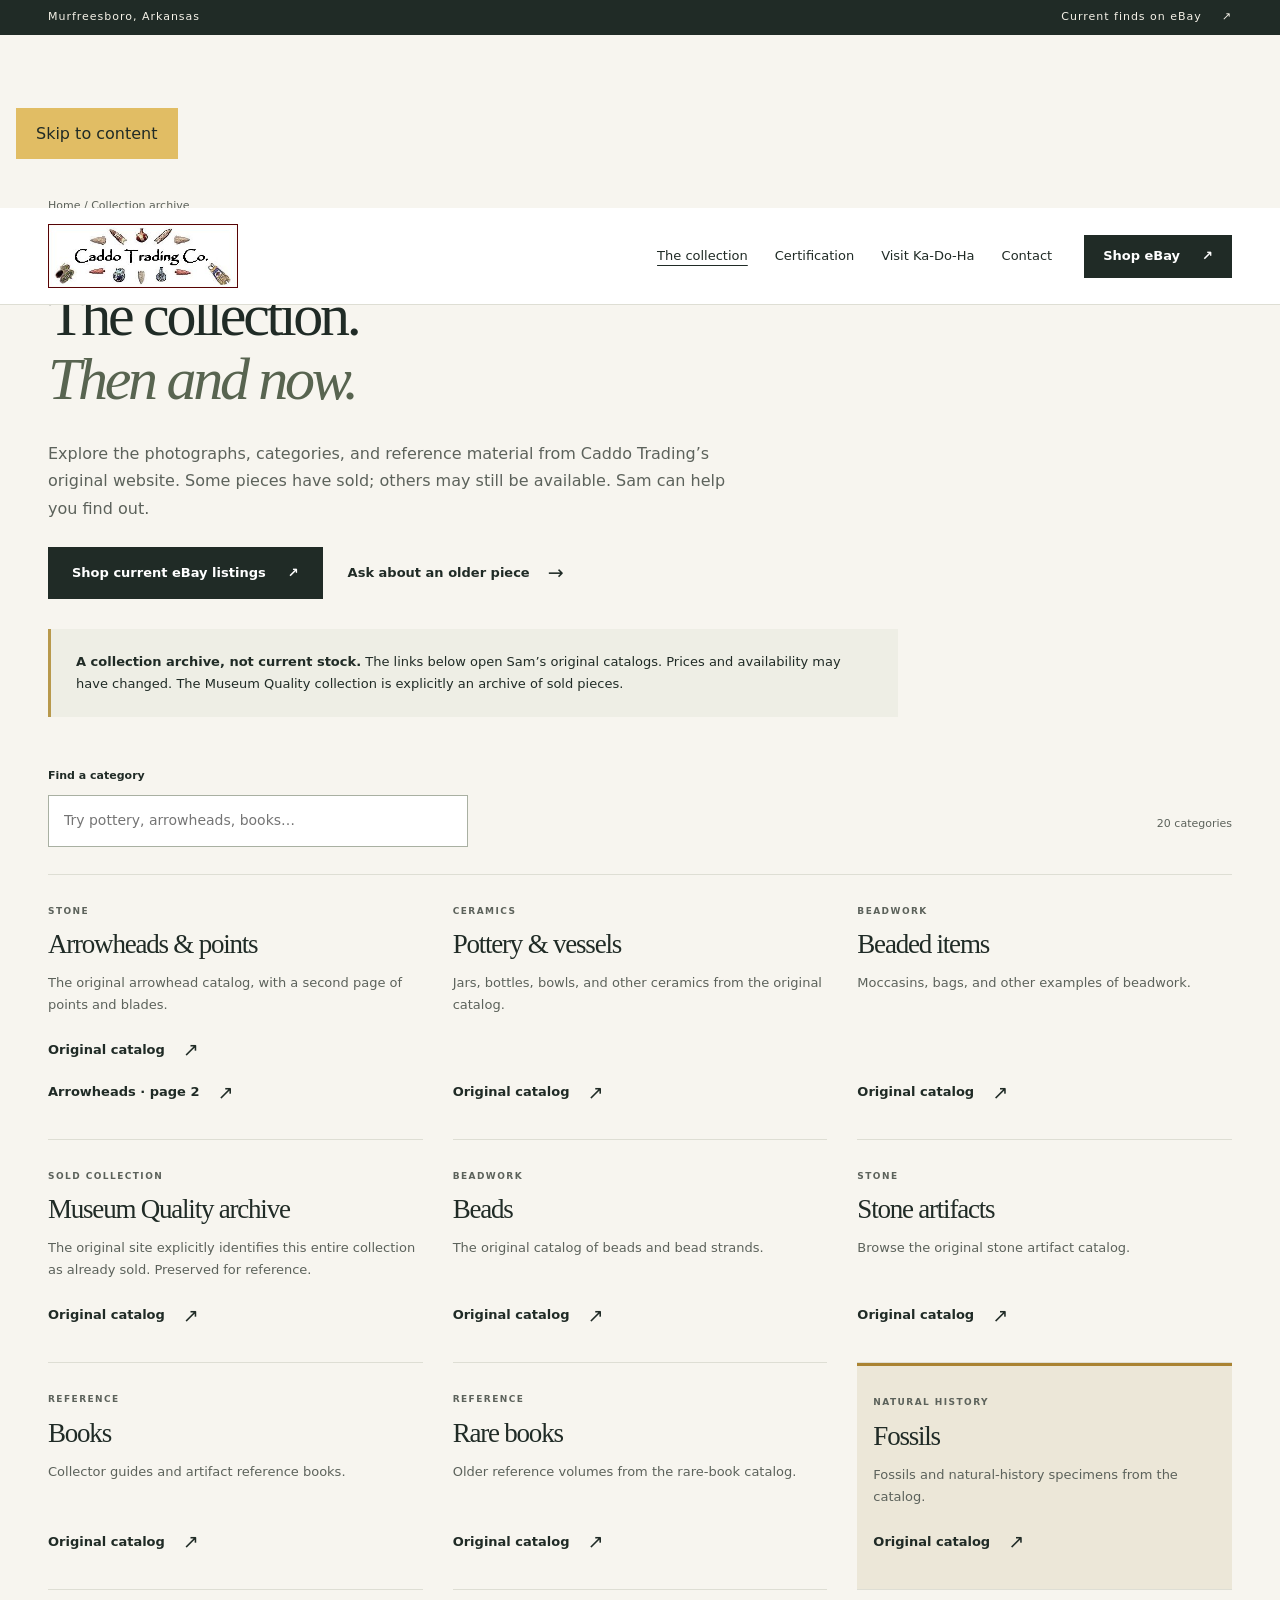
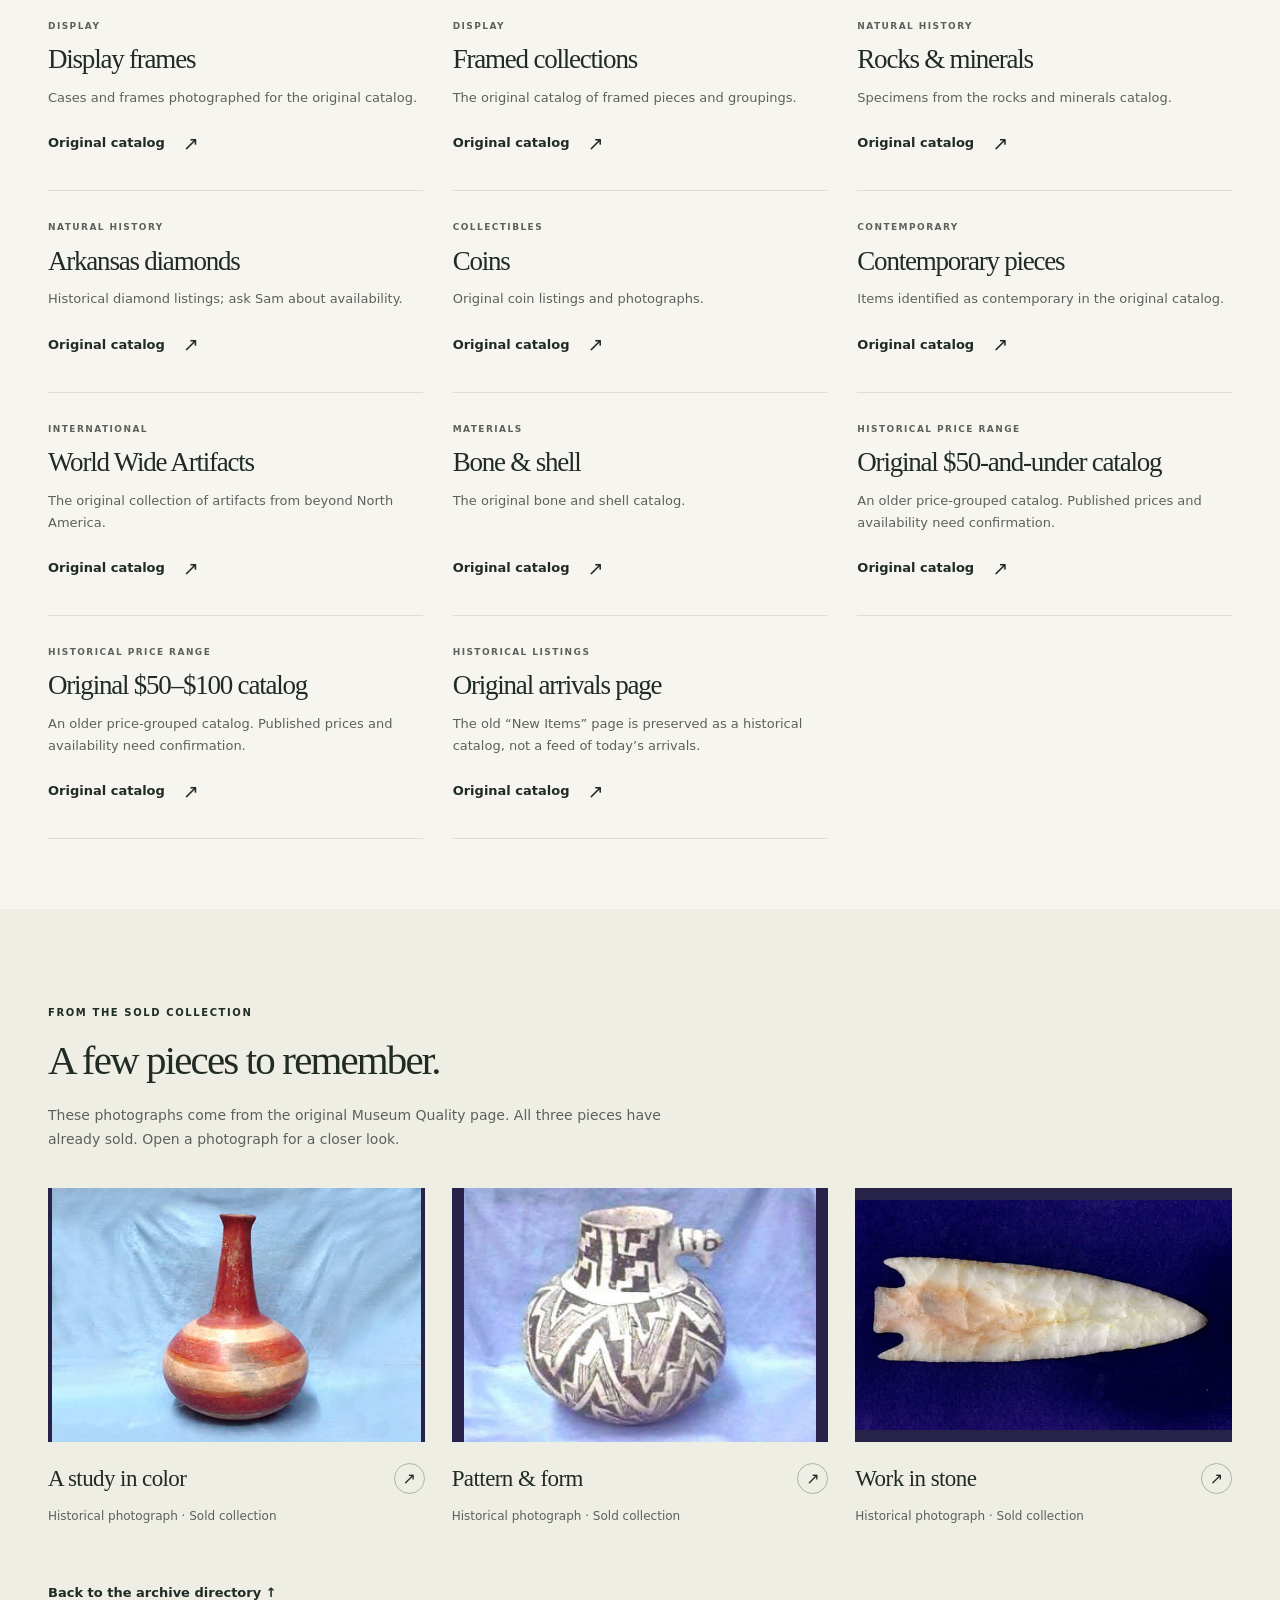
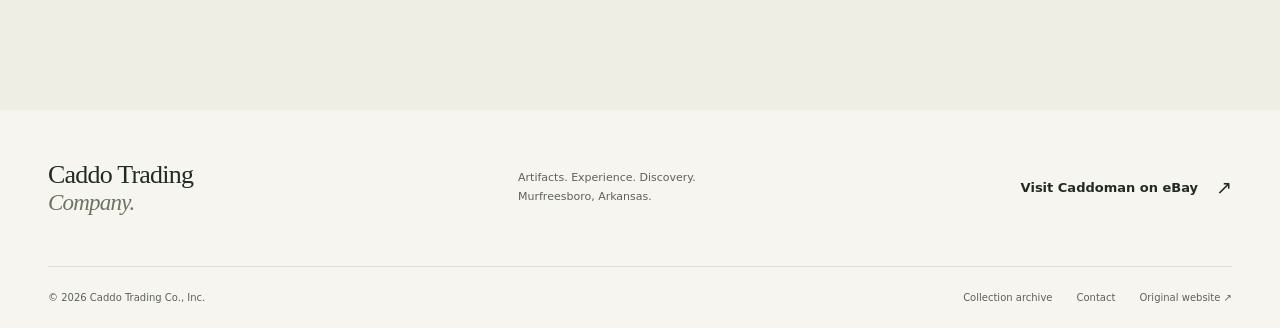
<file: catalogue-fossils.html>
<!doctype html>
<html lang="en">
  <head>
    <meta charset="utf-8" />
    <meta name="viewport" content="width=device-width,initial-scale=1" />
    <meta name="robots" content="noindex" />
    <link rel="icon" href="assets/favicon.svg" type="image/svg+xml" />
    <meta http-equiv="refresh" content="0;url=collection.html#fossils" />
    <link
      rel="canonical"
      href="https://billthorpe522.github.io/caddo-trading/collection.html"
    />
    <title>Collection Archive | Caddo Trading Company</title>
  </head>
  <body>
    <main>
      <h1>The collection has a new home.</h1>
      <p>
        <a href="collection.html#fossils"
          >Continue to the collection archive.</a
        >
      </p>
    </main>
  </body>
</html>
</file>
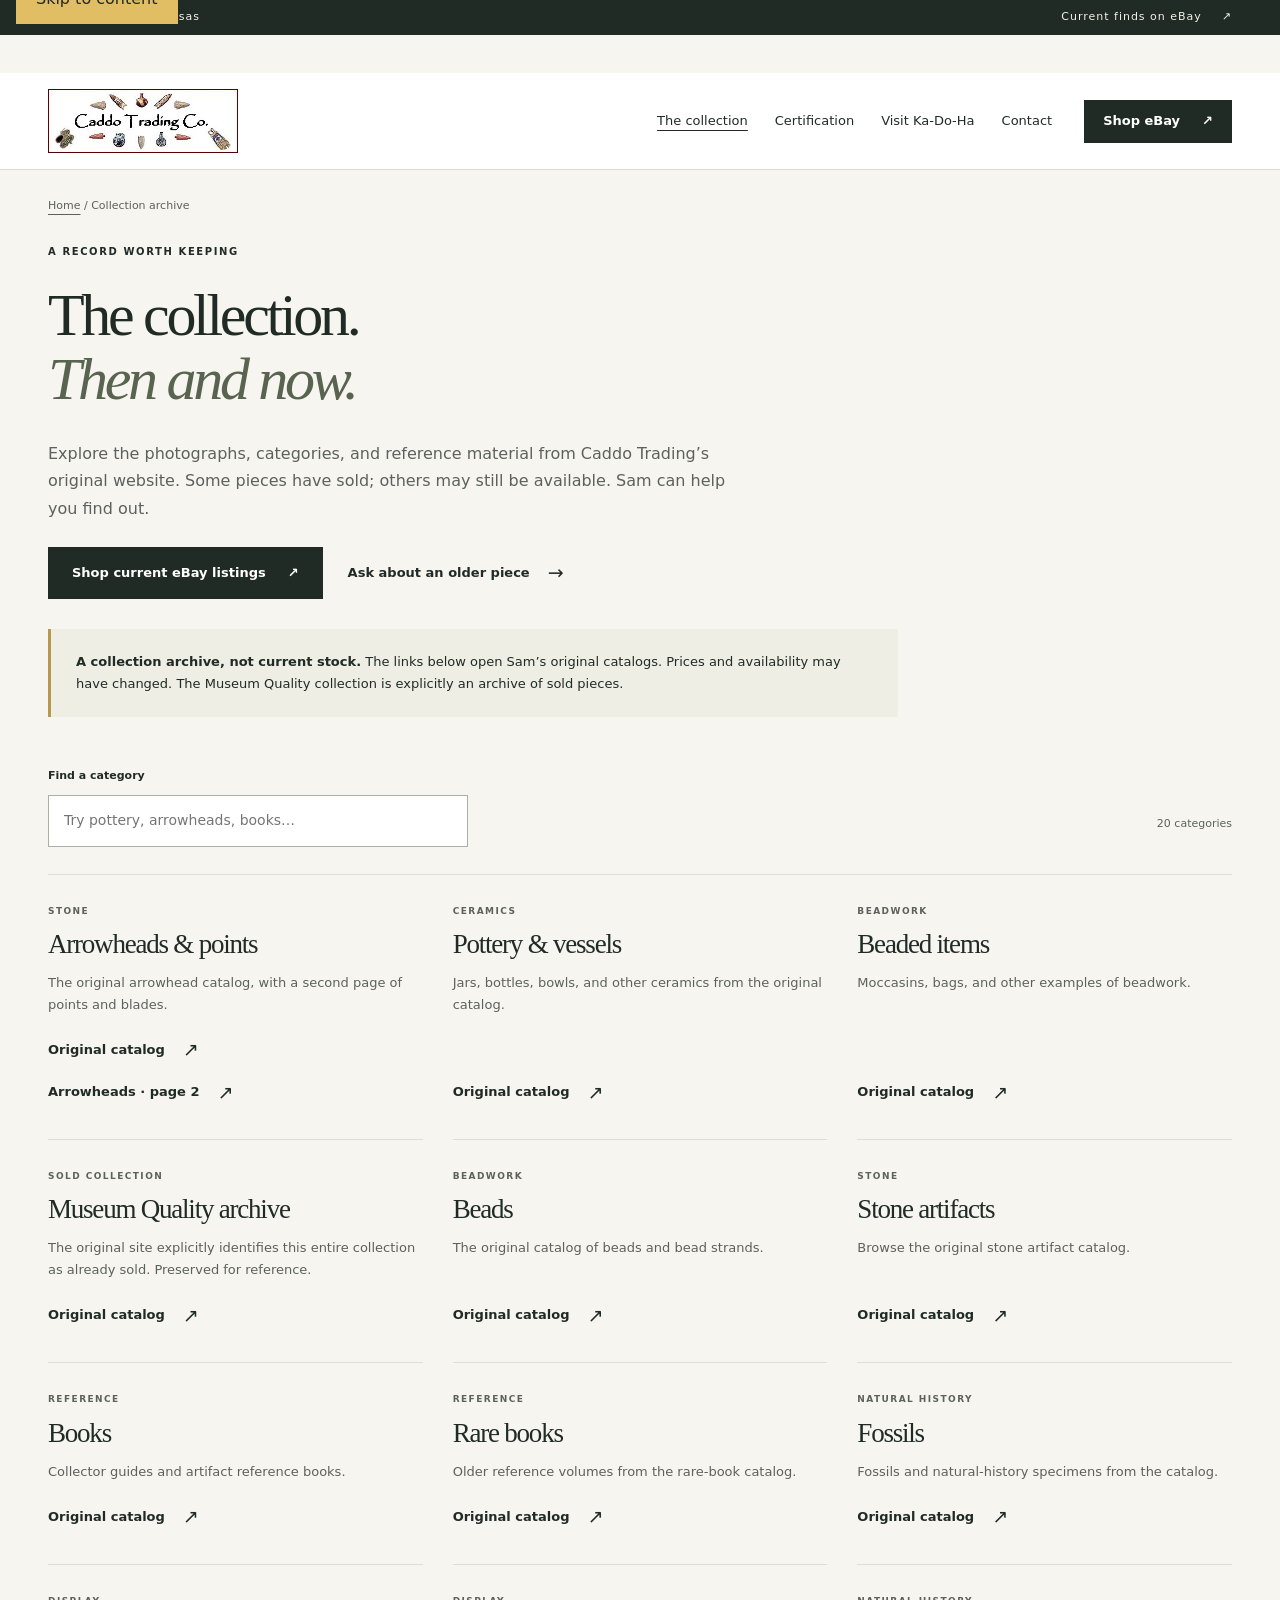
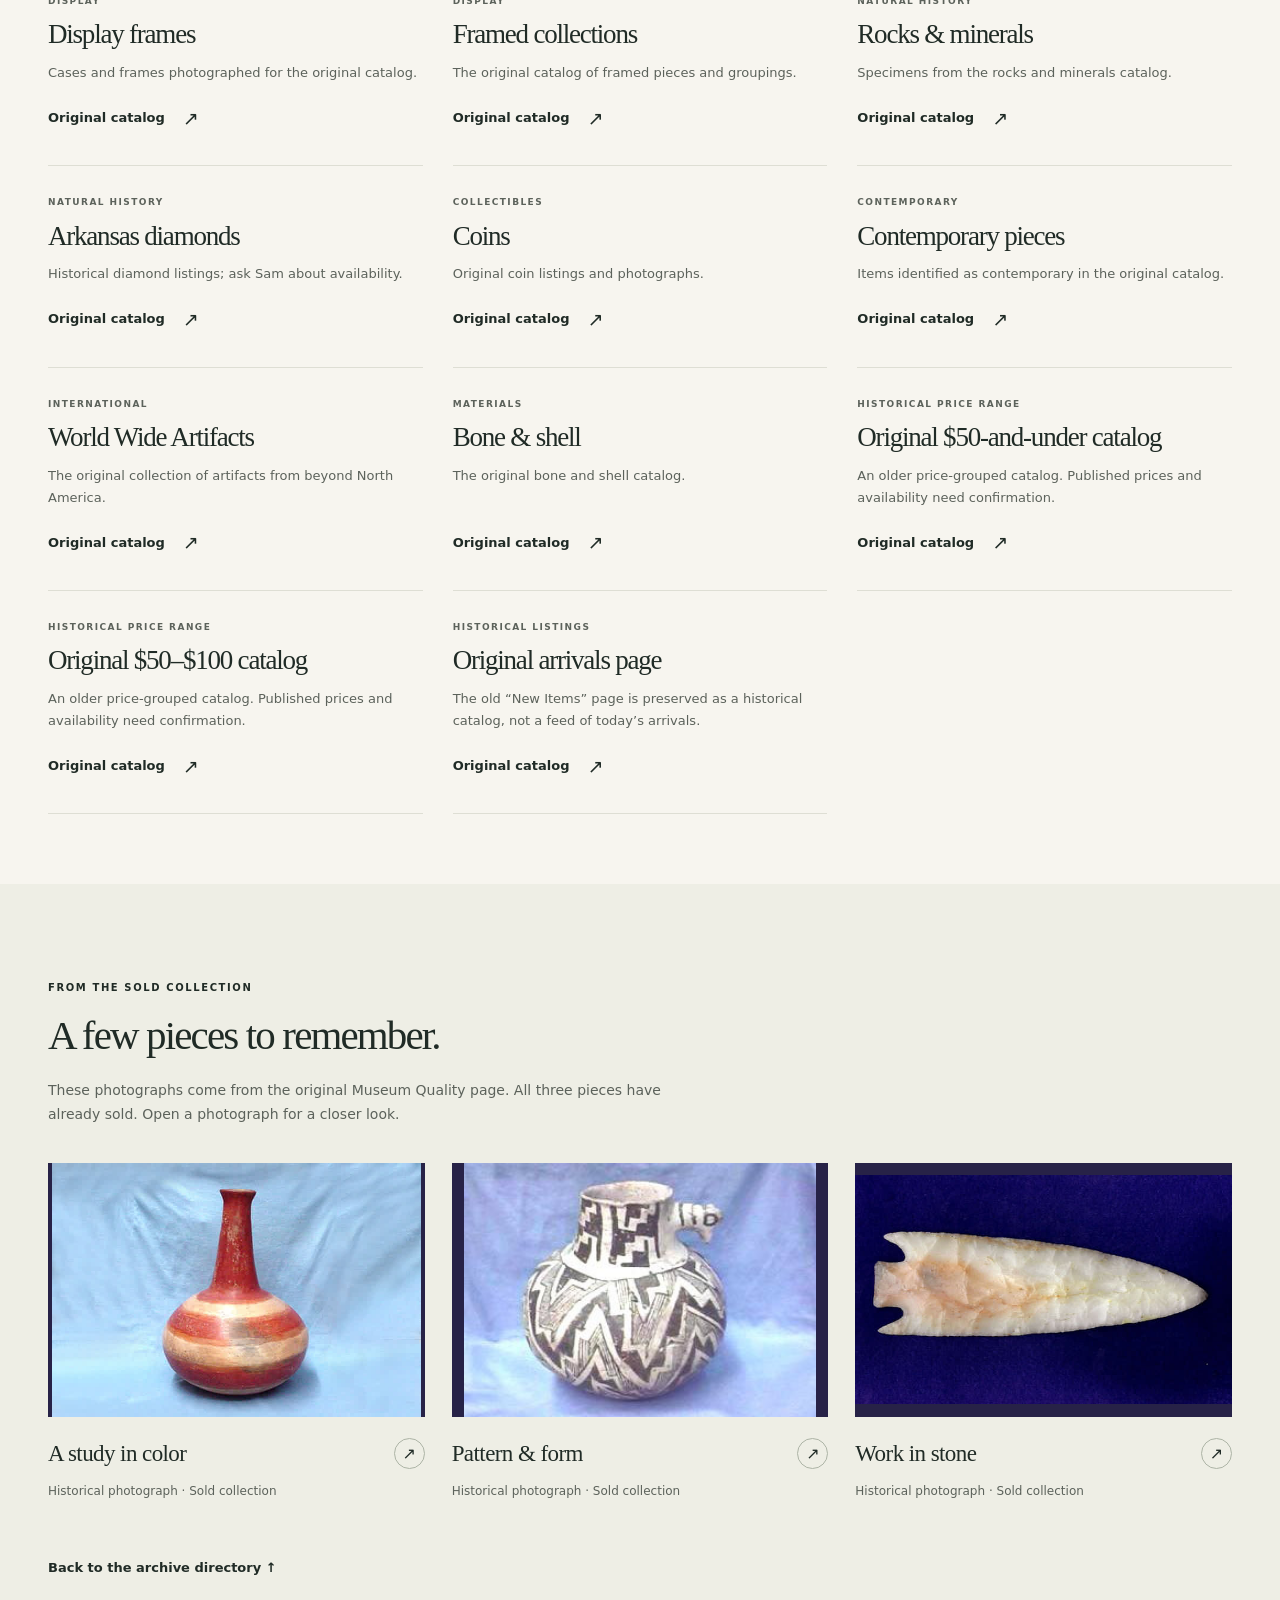
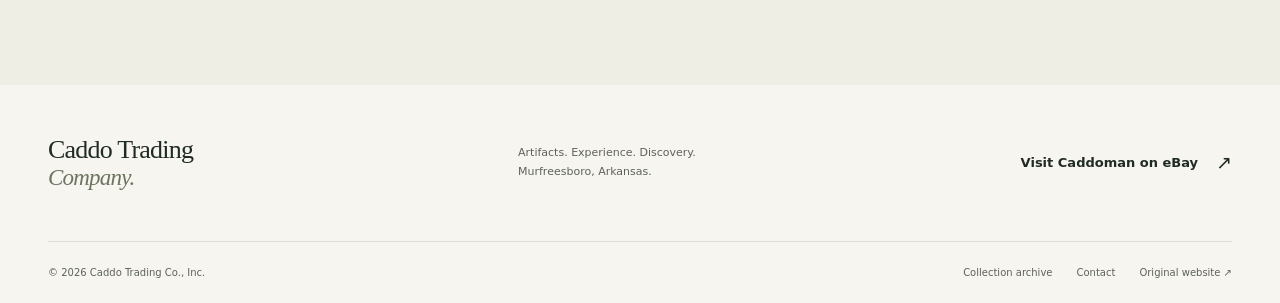
<file: catalogue-misc.html>
<!doctype html>
<html lang="en">
  <head>
    <meta charset="utf-8" />
    <meta name="viewport" content="width=device-width,initial-scale=1" />
    <meta name="robots" content="noindex" />
    <link rel="icon" href="assets/favicon.svg" type="image/svg+xml" />
    <meta
      http-equiv="refresh"
      content="0;url=collection.html#catalog-directory"
    />
    <link
      rel="canonical"
      href="https://billthorpe522.github.io/caddo-trading/collection.html"
    />
    <title>Collection Archive | Caddo Trading Company</title>
  </head>
  <body>
    <main>
      <h1>The collection has a new home.</h1>
      <p>
        <a href="collection.html#catalog-directory"
          >Continue to the collection archive.</a
        >
      </p>
    </main>
  </body>
</html>
</file>
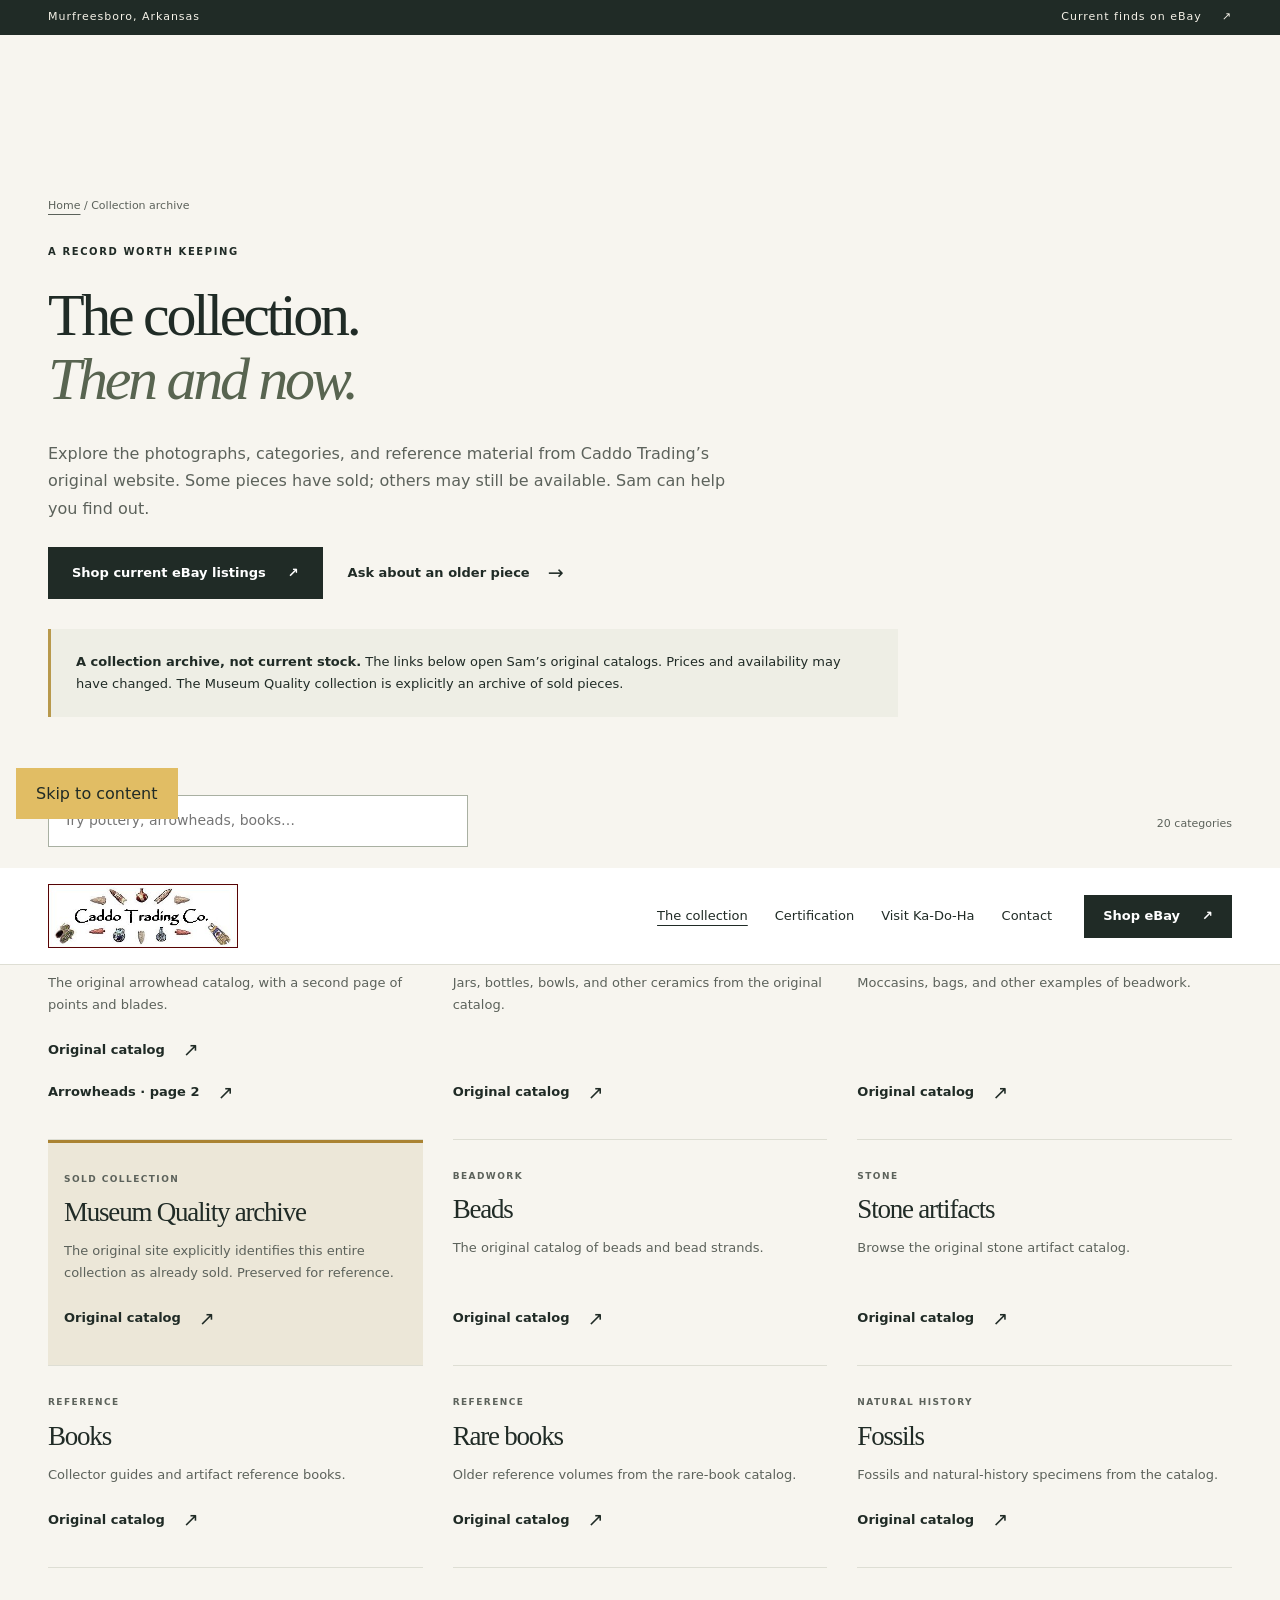
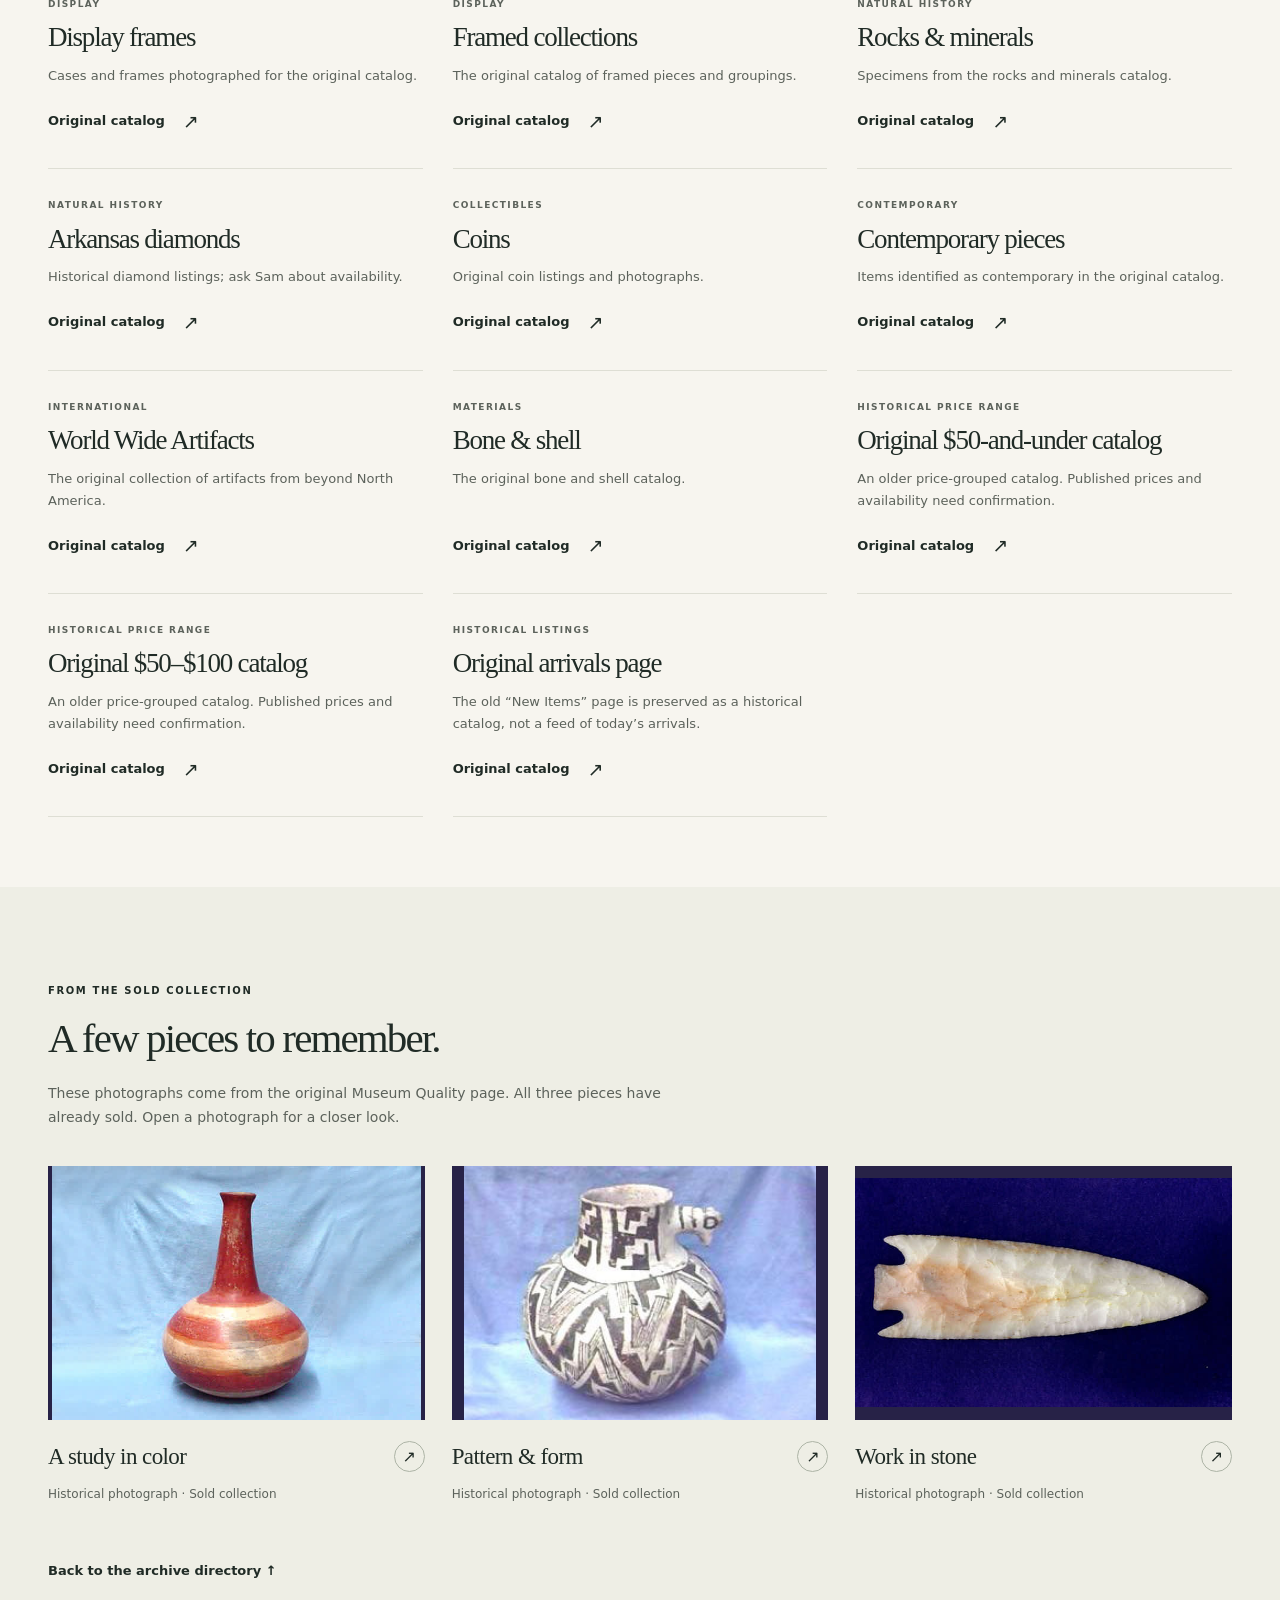
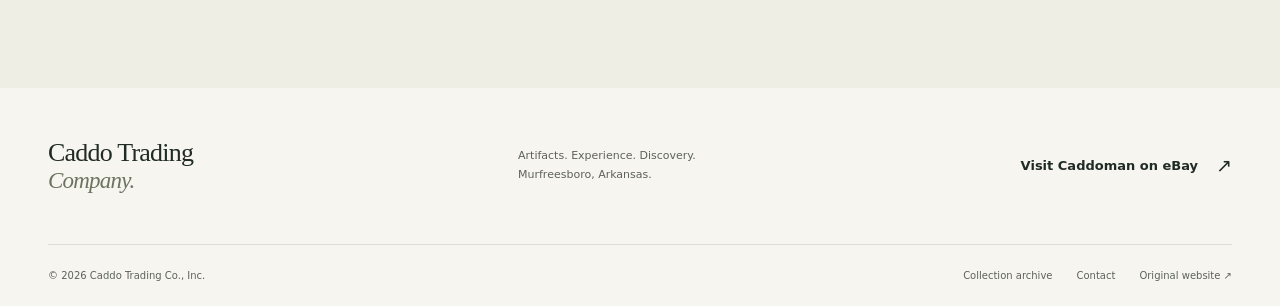
<file: catalogue-museumq.html>
<!doctype html>
<html lang="en">
  <head>
    <meta charset="utf-8" />
    <meta name="viewport" content="width=device-width,initial-scale=1" />
    <meta name="robots" content="noindex" />
    <link rel="icon" href="assets/favicon.svg" type="image/svg+xml" />
    <meta http-equiv="refresh" content="0;url=collection.html#museum-quality" />
    <link
      rel="canonical"
      href="https://billthorpe522.github.io/caddo-trading/collection.html"
    />
    <title>Collection Archive | Caddo Trading Company</title>
  </head>
  <body>
    <main>
      <h1>The collection has a new home.</h1>
      <p>
        <a href="collection.html#museum-quality"
          >Continue to the collection archive.</a
        >
      </p>
    </main>
  </body>
</html>
</file>
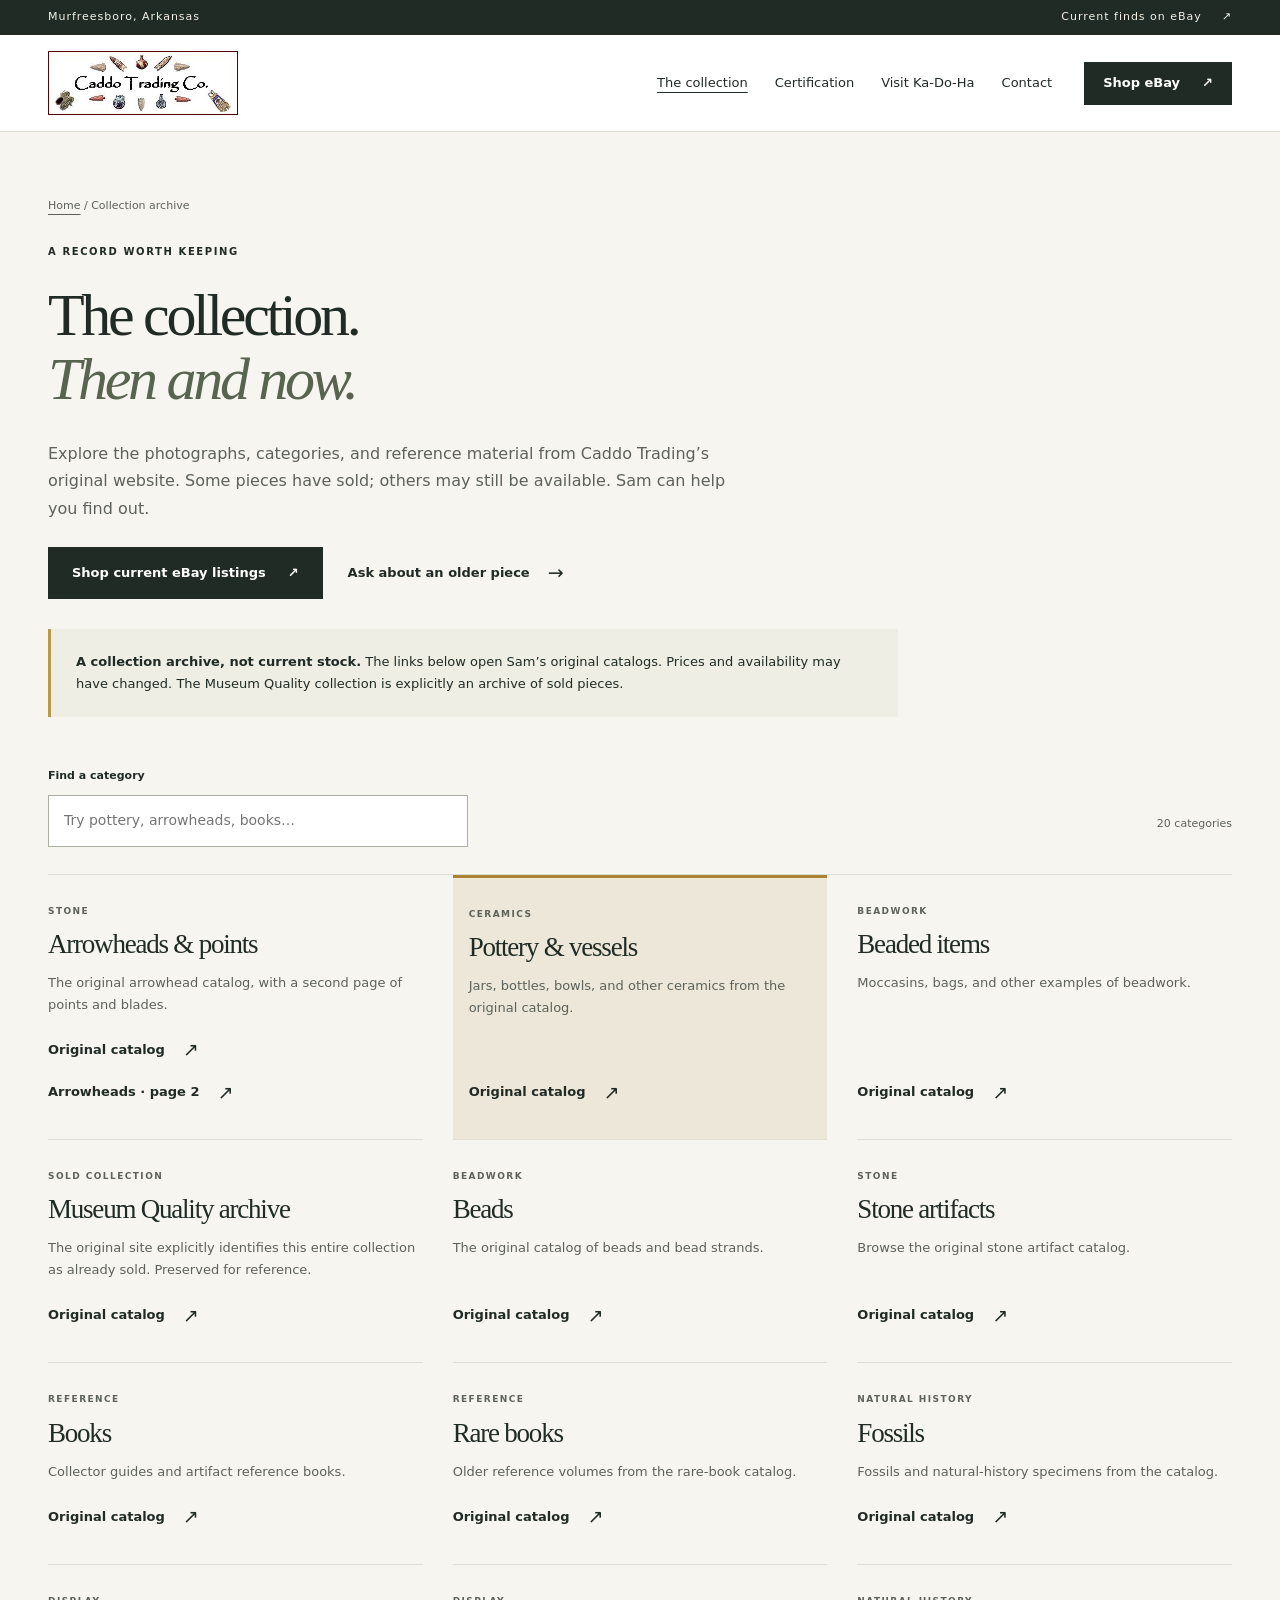
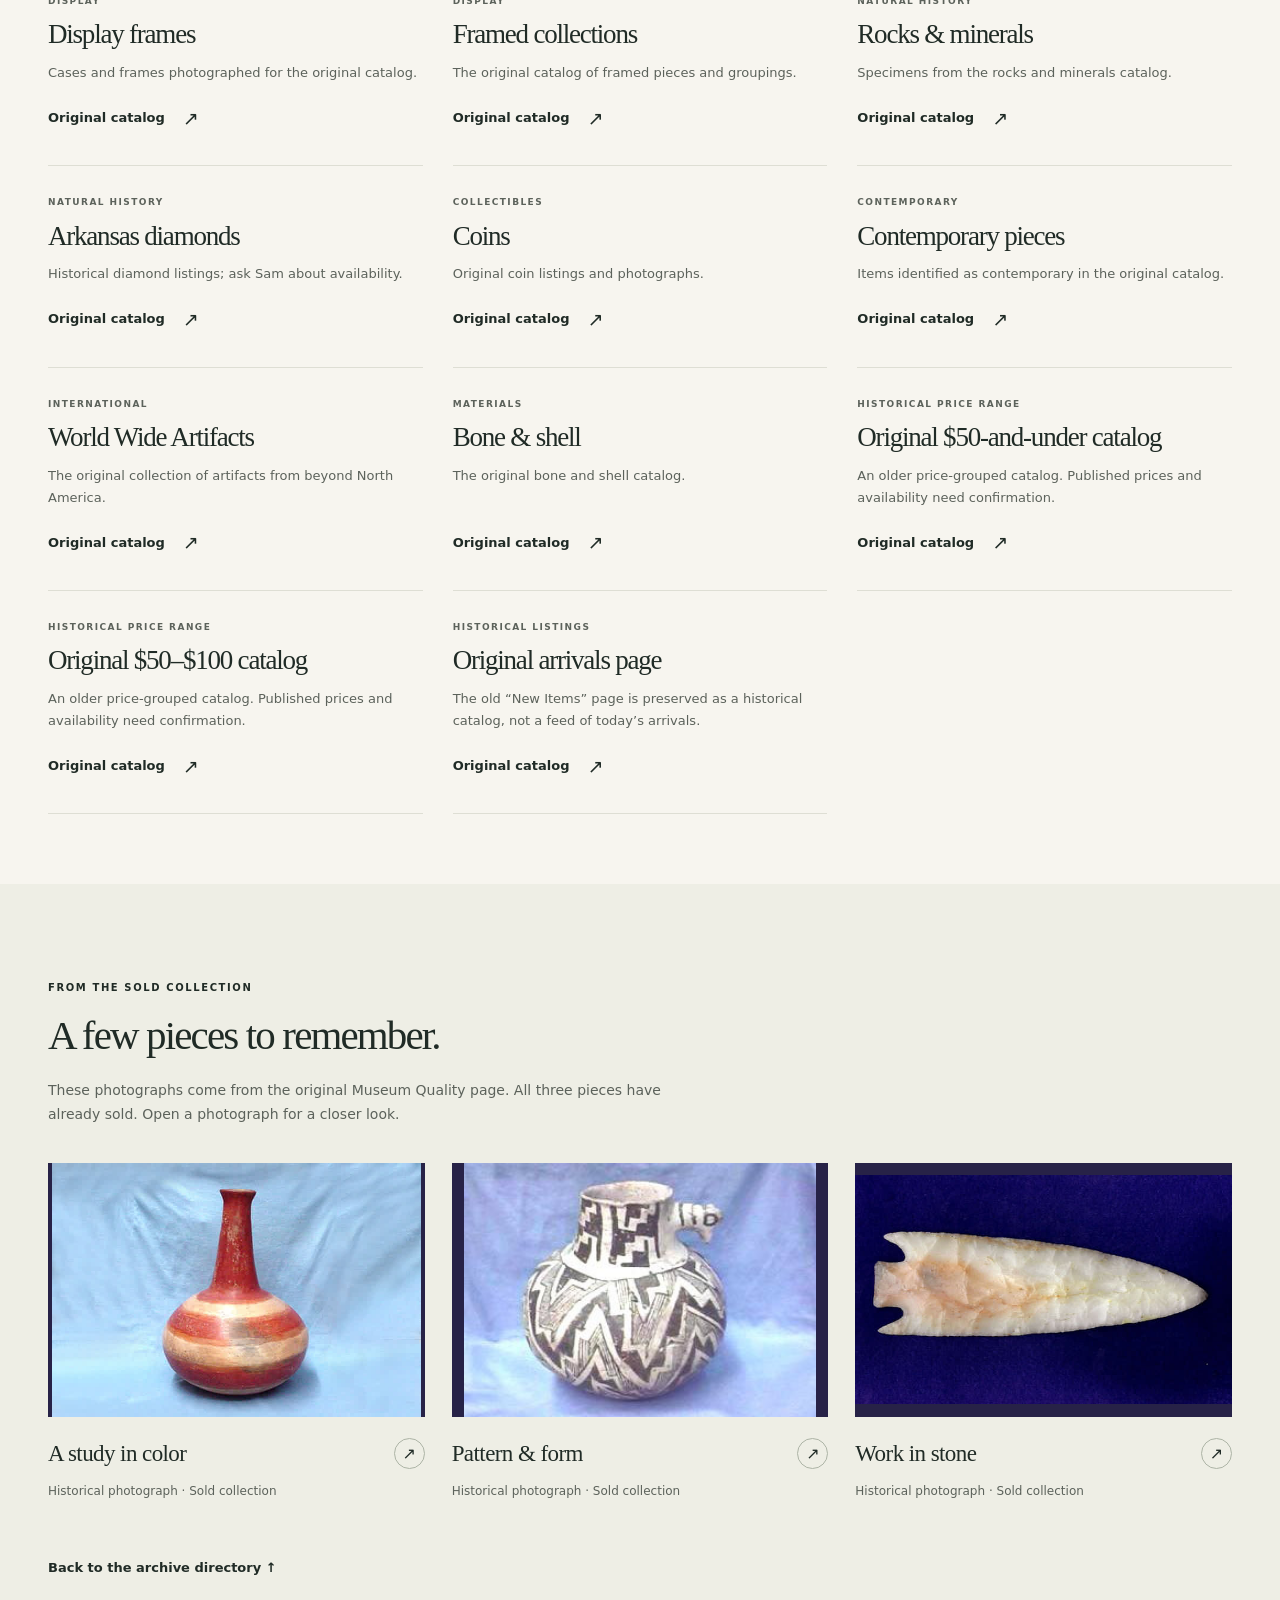
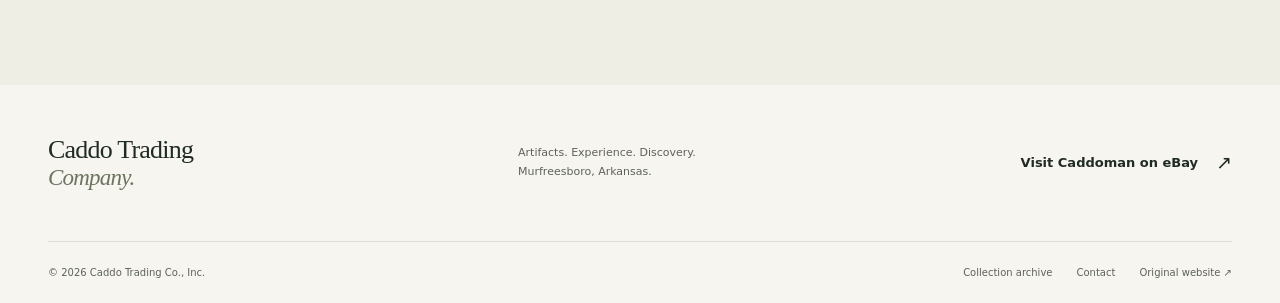
<file: catalogue-pottery.html>
<!doctype html>
<html lang="en">
  <head>
    <meta charset="utf-8" />
    <meta name="viewport" content="width=device-width,initial-scale=1" />
    <meta name="robots" content="noindex" />
    <link rel="icon" href="assets/favicon.svg" type="image/svg+xml" />
    <meta http-equiv="refresh" content="0;url=collection.html#pottery" />
    <link
      rel="canonical"
      href="https://billthorpe522.github.io/caddo-trading/collection.html"
    />
    <title>Collection Archive | Caddo Trading Company</title>
  </head>
  <body>
    <main>
      <h1>The collection has a new home.</h1>
      <p>
        <a href="collection.html#pottery"
          >Continue to the collection archive.</a
        >
      </p>
    </main>
  </body>
</html>
</file>
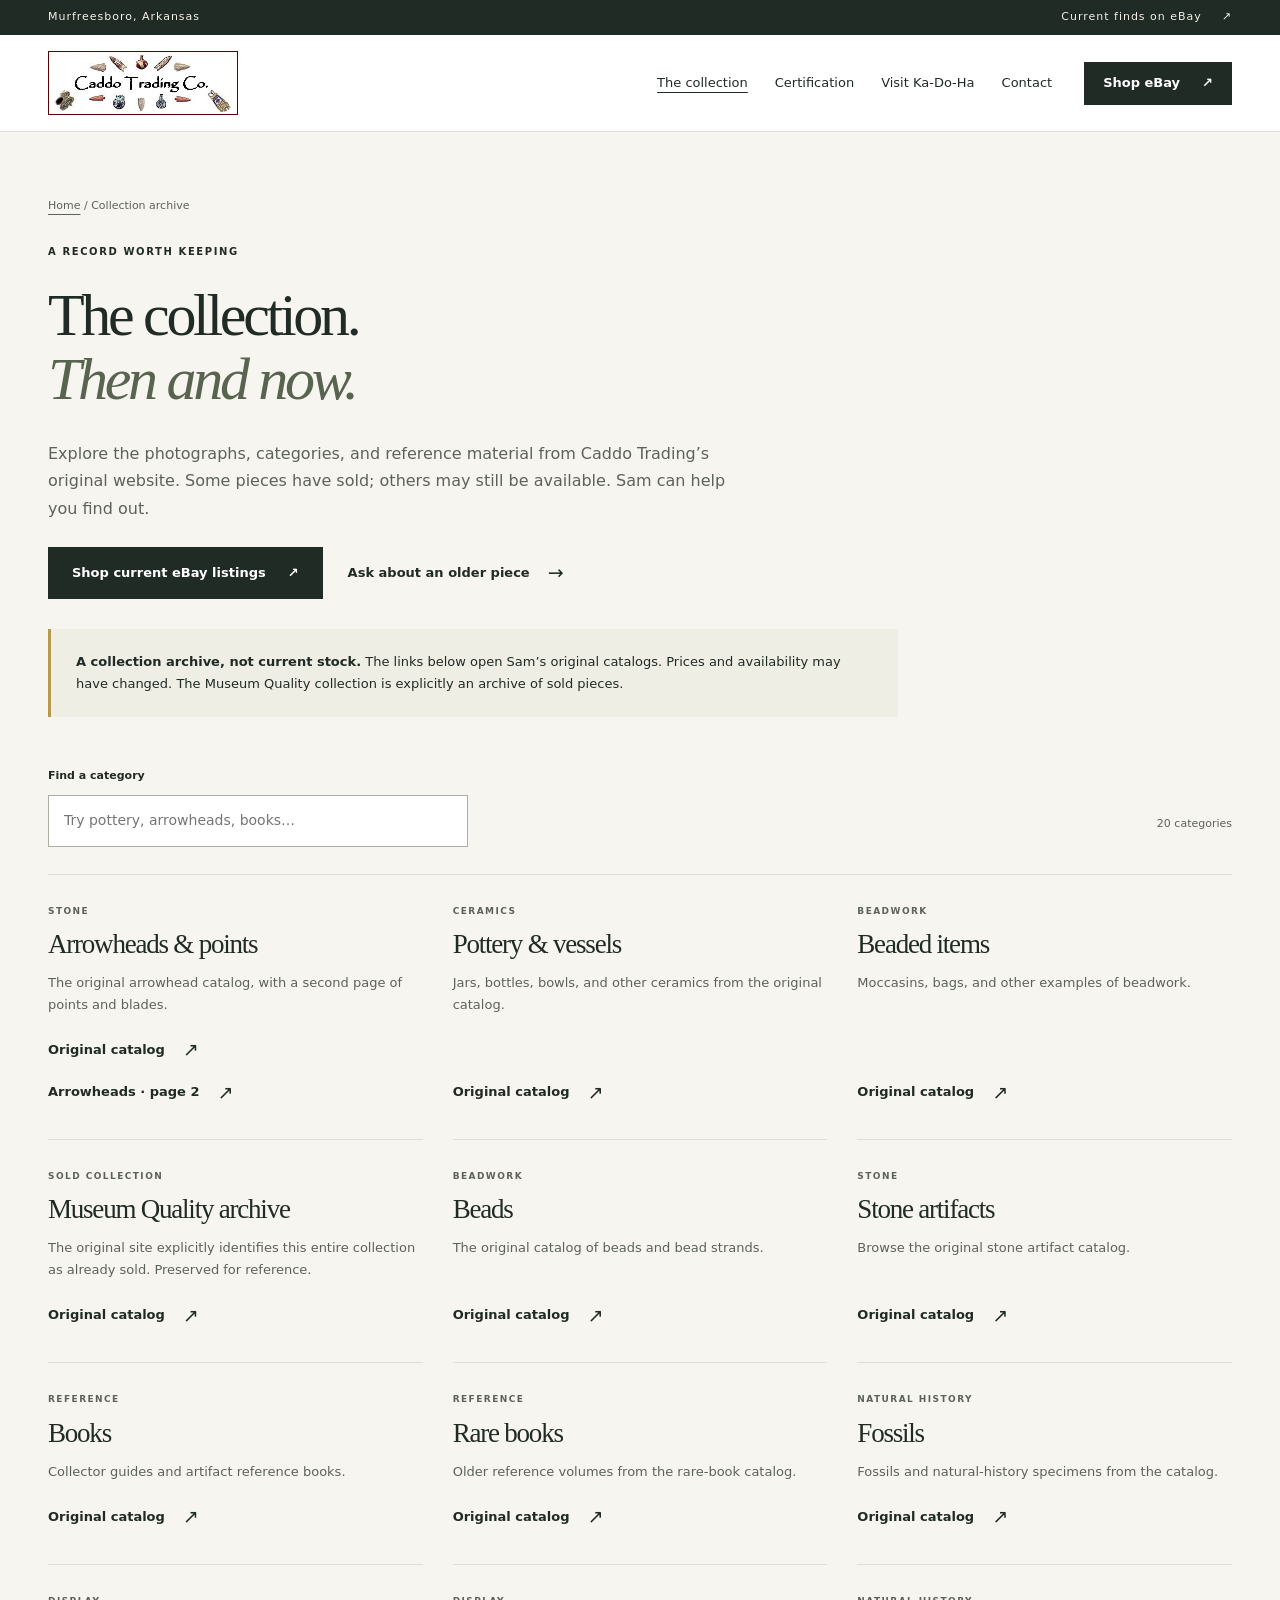
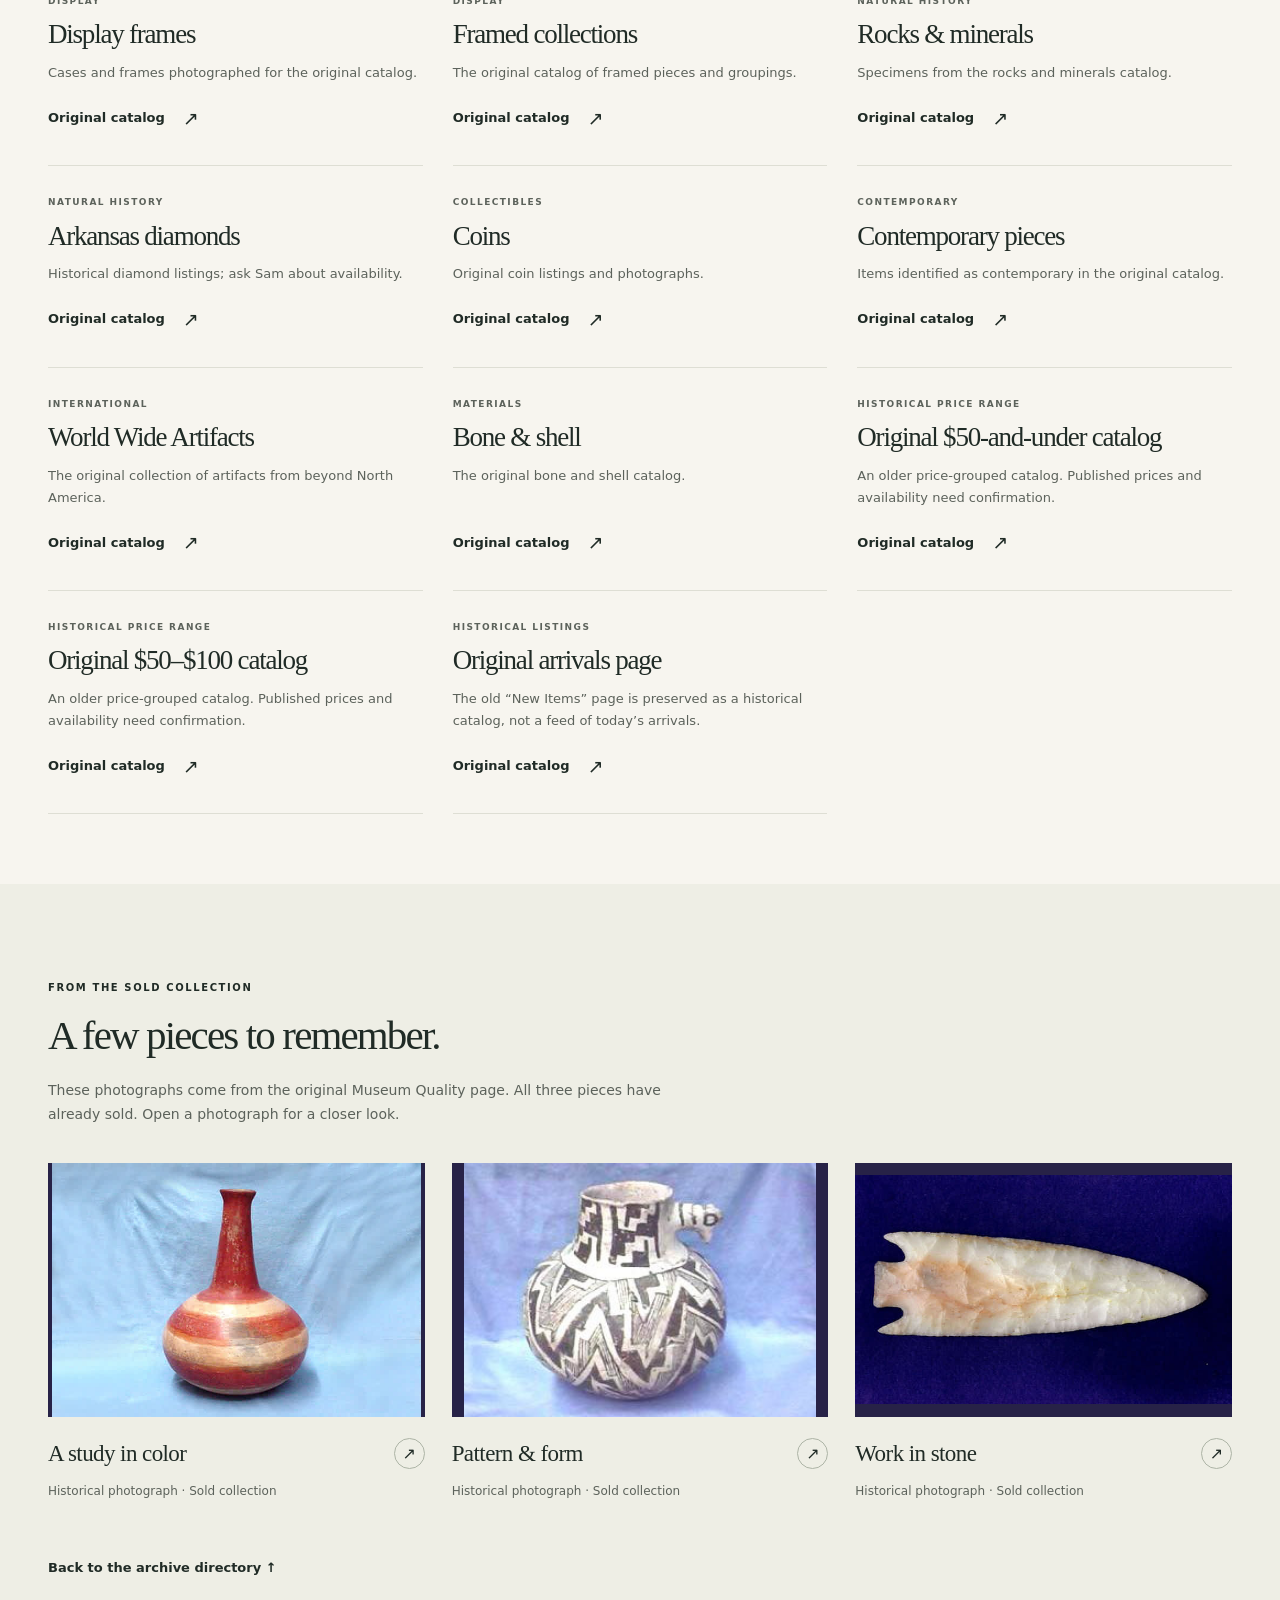
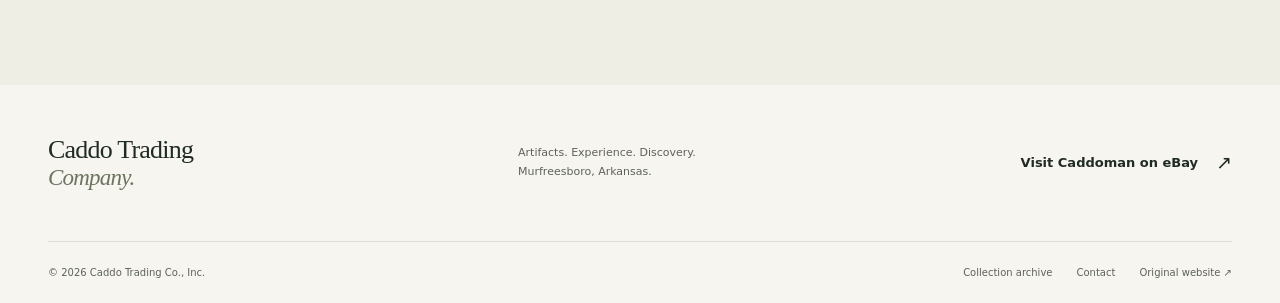
<file: collection.html>
<!doctype html>
<html lang="en">
  <head>
    <meta charset="utf-8" />
    <meta name="viewport" content="width=device-width, initial-scale=1" />
    <meta name="theme-color" content="#202b26" />
    <title>Collection Archive | Caddo Trading Company</title>
    <meta
      name="description"
      content="Browse original Caddo Trading catalogs and historical photographs. See current inventory on eBay; confirm availability of older catalog entries with Sam."
    />
    <link
      rel="canonical"
      href="https://billthorpe522.github.io/caddo-trading/collection.html"
    />
    <meta property="og:type" content="website" />
    <meta
      property="og:title"
      content="The Collection Archive — Caddo Trading Company"
    />
    <meta
      property="og:description"
      content="Artifacts, certification, and a place to discover. Visit Caddo Trading Company in Murfreesboro, Arkansas, or shop Caddoman on eBay."
    />
    <meta
      property="og:url"
      content="https://billthorpe522.github.io/caddo-trading/collection.html"
    />
    <meta
      property="og:image"
      content="https://billthorpe522.github.io/caddo-trading/assets/images/hero/logo-original.jpg"
    />
    <meta
      property="og:image:alt"
      content="The original Caddo Trading Company logo"
    />
    <link rel="icon" href="assets/favicon.svg" type="image/svg+xml" />
    <link rel="stylesheet" href="assets/styles.css" />
    <script src="assets/site.js" defer></script>
  </head>
  <body>
    <a class="skip-link" href="#main">Skip to content</a>
    <div class="topline">
      <div class="wrap">
        <span>Murfreesboro, Arkansas</span
        ><a href="https://www.ebay.com/str/Caddoman/"
          >Current finds on eBay <span aria-hidden="true">↗</span></a
        >
      </div>
    </div>
    <header class="site-header">
      <div class="wrap header-inner">
        <a class="brand" href="./" aria-label="Caddo Trading Company home"
          ><img
            src="assets/images/hero/logo-original.jpg"
            width="368"
            height="124"
            alt="Caddo Trading Co."
        /></a>
        <nav class="desktop-nav" aria-label="Main navigation">
          <a href="collection.html" aria-current="page">The collection</a
          ><a href="index.html#certification">Certification</a
          ><a href="index.html#visit">Visit Ka-Do-Ha</a
          ><a href="index.html#contact">Contact</a>
        </nav>
        <a
          class="button button-small header-shop"
          href="https://www.ebay.com/str/Caddoman/"
          >Shop eBay <span aria-hidden="true">↗</span></a
        >
        <details class="mobile-menu">
          <summary>Menu <span aria-hidden="true">☰</span></summary>
          <nav aria-label="Mobile navigation">
            <a href="collection.html" aria-current="page">The collection</a
            ><a href="index.html#certification">Certification</a
            ><a href="index.html#visit">Visit Ka-Do-Ha</a
            ><a href="index.html#contact">Contact Sam</a
            ><a href="https://www.ebay.com/str/Caddoman/">Shop on eBay ↗</a>
          </nav>
        </details>
      </div>
    </header>
    <main id="main">
      <div class="wrap">
        <section class="archive-hero" aria-labelledby="archive-title">
          <p class="breadcrumb"><a href="./">Home</a> / Collection archive</p>
          <p class="eyebrow">A record worth keeping</p>
          <h1 id="archive-title">
            The collection.<br />
            <em>Then and now.</em>
          </h1>
          <p class="lead">
            Explore the photographs, categories, and reference material from
            Caddo Trading’s original website. Some pieces have sold; others may
            still be available. Sam can help you find out.
          </p>
          <div class="actions">
            <a class="button" href="https://www.ebay.com/str/Caddoman/"
              >Shop current eBay listings <span aria-hidden="true">↗</span></a
            ><a class="text-link" href="index.html#contact"
              >Ask about an older piece <span aria-hidden="true">→</span></a
            >
          </div>
          <div class="archive-callout">
            <p>
              <strong>A collection archive, not current stock.</strong> The
              links below open Sam’s original catalogs. Prices and availability
              may have changed. The Museum Quality collection is explicitly an
              archive of sold pieces.
            </p>
          </div>
        </section>
        <div class="archive-tools" hidden>
          <div class="search-wrap">
            <label for="archive-search">Find a category</label
            ><input
              id="archive-search"
              type="search"
              placeholder="Try pottery, arrowheads, books…"
              autocomplete="off"
              aria-controls="catalog-directory"
            />
          </div>
          <p
            class="result-count"
            id="result-count"
            role="status"
            aria-live="polite"
            aria-atomic="true"
          >
            20 categories
          </p>
        </div>
        <div class="no-results" id="no-results" hidden>
          <p>
            No categories match that search. Try a broader term or
            <button id="clear-search" type="button" class="button button-small">
              Clear search</button
            >.
          </p>
        </div>
        <section
          class="directory"
          id="catalog-directory"
          aria-label="Original catalog categories"
        >
          <article class="directory-card" id="points">
            <p class="eyebrow">Stone</p>
            <h2>Arrowheads &amp; points</h2>
            <p>
              The original arrowhead catalog, with a second page of points and
              blades.
            </p>
            <a
              class="text-link"
              href="http://www.caddotc.com/Catalogue/Inventory/Arrowheads/arrowheads.htm"
              aria-label="Open the original Arrowheads &amp; points"
              >Original catalog <span aria-hidden="true">↗</span></a
            ><a
              class="text-link"
              href="http://www.caddotc.com/Catalogue/Inventory/Arrowheads/arrowheads2.htm"
              >Arrowheads · page 2 <span aria-hidden="true">↗</span></a
            >
          </article>
          <article class="directory-card" id="pottery">
            <p class="eyebrow">Ceramics</p>
            <h2>Pottery &amp; vessels</h2>
            <p>
              Jars, bottles, bowls, and other ceramics from the original
              catalog.
            </p>
            <a
              class="text-link"
              href="http://www.caddotc.com/Catalogue/Inventory/Pottery/pottery.htm"
              aria-label="Open the original Pottery &amp; vessels"
              >Original catalog <span aria-hidden="true">↗</span></a
            >
          </article>
          <article class="directory-card" id="beadwork">
            <p class="eyebrow">Beadwork</p>
            <h2>Beaded items</h2>
            <p>Moccasins, bags, and other examples of beadwork.</p>
            <a
              class="text-link"
              href="http://www.caddotc.com/Catalogue/Inventory/BeadedItems/BeadedItems.htm"
              aria-label="Open the original Beaded items"
              >Original catalog <span aria-hidden="true">↗</span></a
            >
          </article>
          <article class="directory-card" id="museum-quality">
            <p class="eyebrow">Sold collection</p>
            <h2>Museum Quality archive</h2>
            <p>
              The original site explicitly identifies this entire collection as
              already sold. Preserved for reference.
            </p>
            <a
              class="text-link"
              href="http://www.caddotc.com/Catalogue/Inventory/MuseumQuality/museumquality.htm"
              aria-label="Open the original Museum Quality archive"
              >Original catalog <span aria-hidden="true">↗</span></a
            >
          </article>
          <article class="directory-card" id="beads">
            <p class="eyebrow">Beadwork</p>
            <h2>Beads</h2>
            <p>The original catalog of beads and bead strands.</p>
            <a
              class="text-link"
              href="http://www.caddotc.com/Catalogue/Inventory/Beads/beads.html"
              aria-label="Open the original Beads"
              >Original catalog <span aria-hidden="true">↗</span></a
            >
          </article>
          <article class="directory-card" id="stone">
            <p class="eyebrow">Stone</p>
            <h2>Stone artifacts</h2>
            <p>Browse the original stone artifact catalog.</p>
            <a
              class="text-link"
              href="http://www.caddotc.com/Catalogue/Inventory/Stones/Stones.htm"
              aria-label="Open the original Stone artifacts"
              >Original catalog <span aria-hidden="true">↗</span></a
            >
          </article>
          <article class="directory-card" id="books">
            <p class="eyebrow">Reference</p>
            <h2>Books</h2>
            <p>Collector guides and artifact reference books.</p>
            <a
              class="text-link"
              href="http://www.caddotc.com/Catalogue/Inventory/Books/book.html"
              aria-label="Open the original Books"
              >Original catalog <span aria-hidden="true">↗</span></a
            >
          </article>
          <article class="directory-card" id="rare-books">
            <p class="eyebrow">Reference</p>
            <h2>Rare books</h2>
            <p>Older reference volumes from the rare-book catalog.</p>
            <a
              class="text-link"
              href="http://www.caddotc.com/Catalogue/Inventory/RareBooks/RareBooks.htm"
              aria-label="Open the original Rare books"
              >Original catalog <span aria-hidden="true">↗</span></a
            >
          </article>
          <article class="directory-card" id="fossils">
            <p class="eyebrow">Natural history</p>
            <h2>Fossils</h2>
            <p>Fossils and natural-history specimens from the catalog.</p>
            <a
              class="text-link"
              href="http://www.caddotc.com/Catalogue/Inventory/Fossils/fossils.htm"
              aria-label="Open the original Fossils"
              >Original catalog <span aria-hidden="true">↗</span></a
            >
          </article>
          <article class="directory-card" id="display">
            <p class="eyebrow">Display</p>
            <h2>Display frames</h2>
            <p>Cases and frames photographed for the original catalog.</p>
            <a
              class="text-link"
              href="http://www.caddotc.com/Catalogue/Inventory/DisplayFrames/DisplayFrames.htm"
              aria-label="Open the original Display frames"
              >Original catalog <span aria-hidden="true">↗</span></a
            >
          </article>
          <article class="directory-card" id="framed">
            <p class="eyebrow">Display</p>
            <h2>Framed collections</h2>
            <p>The original catalog of framed pieces and groupings.</p>
            <a
              class="text-link"
              href="http://www.caddotc.com/Catalogue/Inventory/Frames/frames.htm"
              aria-label="Open the original Framed collections"
              >Original catalog <span aria-hidden="true">↗</span></a
            >
          </article>
          <article class="directory-card" id="minerals">
            <p class="eyebrow">Natural history</p>
            <h2>Rocks &amp; minerals</h2>
            <p>Specimens from the rocks and minerals catalog.</p>
            <a
              class="text-link"
              href="http://www.caddotc.com/Catalogue/Inventory/RocksMin/rocksmin.htm"
              aria-label="Open the original Rocks &amp; minerals"
              >Original catalog <span aria-hidden="true">↗</span></a
            >
          </article>
          <article class="directory-card" id="diamonds">
            <p class="eyebrow">Natural history</p>
            <h2>Arkansas diamonds</h2>
            <p>Historical diamond listings; ask Sam about availability.</p>
            <a
              class="text-link"
              href="http://www.caddotc.com/Catalogue/Inventory/Diamonds/diamonds.htm"
              aria-label="Open the original Arkansas diamonds"
              >Original catalog <span aria-hidden="true">↗</span></a
            >
          </article>
          <article class="directory-card" id="coins">
            <p class="eyebrow">Collectibles</p>
            <h2>Coins</h2>
            <p>Original coin listings and photographs.</p>
            <a
              class="text-link"
              href="http://www.caddotc.com/Catalogue/Inventory/Coins/coins.htm"
              aria-label="Open the original Coins"
              >Original catalog <span aria-hidden="true">↗</span></a
            >
          </article>
          <article class="directory-card" id="contemporary">
            <p class="eyebrow">Contemporary</p>
            <h2>Contemporary pieces</h2>
            <p>Items identified as contemporary in the original catalog.</p>
            <a
              class="text-link"
              href="http://www.caddotc.com/Catalogue/Inventory/Contemporary/Contemporary.htm"
              aria-label="Open the original Contemporary pieces"
              >Original catalog <span aria-hidden="true">↗</span></a
            >
          </article>
          <article class="directory-card" id="worldwide">
            <p class="eyebrow">International</p>
            <h2>World Wide Artifacts</h2>
            <p>
              The original collection of artifacts from beyond North America.
            </p>
            <a
              class="text-link"
              href="http://www.caddotc.com/Catalogue/Inventory/WorldWide%20Artifacts/worldwideartifacts.htm"
              aria-label="Open the original World Wide Artifacts"
              >Original catalog <span aria-hidden="true">↗</span></a
            >
          </article>
          <article class="directory-card" id="bone-shell">
            <p class="eyebrow">Materials</p>
            <h2>Bone &amp; shell</h2>
            <p>The original bone and shell catalog.</p>
            <a
              class="text-link"
              href="http://www.caddotc.com/Catalogue/Inventory/Bone%20&amp;%20Shell/Bone%20&amp;%20Shell.htm"
              aria-label="Open the original Bone &amp; shell"
              >Original catalog <span aria-hidden="true">↗</span></a
            >
          </article>
          <article class="directory-card" id="under-50">
            <p class="eyebrow">Historical price range</p>
            <h2>Original $50-and-under catalog</h2>
            <p>
              An older price-grouped catalog. Published prices and availability
              need confirmation.
            </p>
            <a
              class="text-link"
              href="http://www.caddotc.com/Catalogue/Inventory/Artifacts%20$50.%20or%20Less/Artifacts%20$50.%20or%20Less.htm"
              aria-label="Open the original Original $50-and-under catalog"
              >Original catalog <span aria-hidden="true">↗</span></a
            >
          </article>
          <article class="directory-card" id="under-100">
            <p class="eyebrow">Historical price range</p>
            <h2>Original $50–$100 catalog</h2>
            <p>
              An older price-grouped catalog. Published prices and availability
              need confirmation.
            </p>
            <a
              class="text-link"
              href="http://www.caddotc.com/Catalogue/Inventory/Artifacts%20$100.%20or%20Less/artifacts$50-$100.htm"
              aria-label="Open the original Original $50–$100 catalog"
              >Original catalog <span aria-hidden="true">↗</span></a
            >
          </article>
          <article class="directory-card" id="arrivals">
            <p class="eyebrow">Historical listings</p>
            <h2>Original arrivals page</h2>
            <p>
              The old “New Items” page is preserved as a historical catalog, not
              a feed of today’s arrivals.
            </p>
            <a
              class="text-link"
              href="http://www.caddotc.com/NewItems/NewItems.htm"
              aria-label="Open the original Original arrivals page"
              >Original catalog <span aria-hidden="true">↗</span></a
            >
          </article>
        </section>
      </div>
      <section
        class="archive-gallery section"
        aria-labelledby="highlights-title"
      >
        <div class="wrap">
          <div class="section-heading">
            <div>
              <p class="eyebrow">From the sold collection</p>
              <h2 id="highlights-title">A few pieces to remember.</h2>
            </div>
          </div>
          <p class="section-intro">
            These photographs come from the original Museum Quality page. All
            three pieces have already sold. Open a photograph for a closer look.
          </p>
          <div class="collection-grid">
            <a
              class="collection-card"
              href="assets/images/catalog/museumq/pot1122.jpg"
              ><div class="collection-photo">
                <img
                  src="assets/images/catalog/museumq/pot1122.jpg"
                  width="684"
                  height="471"
                  loading="lazy"
                  alt="Red and cream pottery bottle from the sold collection"
                />
              </div>
              <div class="collection-label">
                <h3>A study in color</h3>
                <span class="round-arrow" aria-hidden="true">↗</span>
              </div>
              <p>Historical photograph · Sold collection</p></a
            >
            <a
              class="collection-card"
              href="assets/images/catalog/museumq/pot543b.jpg"
              ><div class="collection-photo">
                <img
                  src="assets/images/catalog/museumq/pot543b.jpg"
                  width="320"
                  height="232"
                  loading="lazy"
                  alt="Black and white patterned pottery vessel from the sold collection"
                />
              </div>
              <div class="collection-label">
                <h3>Pattern & form</h3>
                <span class="round-arrow" aria-hidden="true">↗</span>
              </div>
              <p>Historical photograph · Sold collection</p></a
            >
            <a
              class="collection-card"
              href="assets/images/catalog/museumq/1914.jpg"
              ><div class="collection-photo">
                <img
                  src="assets/images/catalog/museumq/1914.jpg"
                  width="633"
                  height="385"
                  loading="lazy"
                  alt="Stone blade from the sold collection"
                />
              </div>
              <div class="collection-label">
                <h3>Work in stone</h3>
                <span class="round-arrow" aria-hidden="true">↗</span>
              </div>
              <p>Historical photograph · Sold collection</p></a
            >
          </div>
          <p class="back-top">
            <a class="text-link" href="#main"
              >Back to the archive directory ↑</a
            >
          </p>
        </div>
      </section>
    </main>
    <footer class="site-footer">
      <div class="wrap footer-top">
        <a class="footer-name" href="./">Caddo Trading <em>Company.</em></a>
        <p>
          Artifacts. Experience. Discovery.<br />
          Murfreesboro, Arkansas.
        </p>
        <a class="text-link" href="https://www.ebay.com/str/Caddoman/"
          >Visit Caddoman on eBay <span aria-hidden="true">↗</span></a
        >
      </div>
      <div class="wrap footer-bottom">
        <span>© <span data-year>2026</span> Caddo Trading Co., Inc.</span>
        <nav aria-label="Footer navigation">
          <a href="collection.html">Collection archive</a
          ><a href="index.html#contact">Contact</a
          ><a href="http://www.caddotc.com/">Original website ↗</a>
        </nav>
      </div>
    </footer>
  </body>
</html>
</file>
<file: assets/styles.css>
/* Caddo Trading: original identity, considered typography, honest catalog context. */
:root {
  --paper: #f7f5ef;
  --white: #fff;
  --ink: #202b26;
  --muted: #5c625b;
  --gold: #e1bd64;
  --line: #deded4;
  --soft: #eeeee5;
  --serif: Georgia, "Times New Roman", serif;
  --sans: system-ui, -apple-system, BlinkMacSystemFont, "Segoe UI", sans-serif;
}
* {
  box-sizing: border-box;
}
html {
  scroll-behavior: smooth;
  scroll-padding-top: 110px;
}
body {
  margin: 0;
  color: var(--ink);
  background: var(--paper);
  font: 16px/1.7 var(--sans);
  -webkit-text-size-adjust: 100%;
}
img {
  max-width: 100%;
  height: auto;
  display: block;
}
a {
  color: inherit;
  text-decoration: none;
  text-underline-offset: 5px;
}
a:hover {
  text-decoration: underline;
}
button,
input,
summary {
  font: inherit;
}
button,
a,
summary,
input {
  -webkit-tap-highlight-color: transparent;
}
:focus-visible {
  outline: 3px solid #927021;
  outline-offset: 5px;
}
[hidden] {
  display: none !important;
}
::selection {
  background: var(--gold);
  color: var(--ink);
}
.wrap {
  width: min(1240px, calc(100% - 96px));
  margin-inline: auto;
}
.skip-link {
  position: fixed;
  left: 16px;
  top: -100px;
  z-index: 100;
  background: var(--gold);
  padding: 12px 20px;
}
.skip-link:focus {
  top: 12px;
}
.topline {
  background: var(--ink);
  color: #f5f2e8;
  font-size: 11px;
  letter-spacing: 0.09em;
}
.topline .wrap {
  display: flex;
  justify-content: space-between;
  align-items: center;
  min-height: 35px;
}
.topline a {
  display: inline-flex;
  align-items: center;
  gap: 20px;
  padding: 5px 0;
}
.site-header {
  background: #fff;
  border-bottom: 1px solid var(--line);
  position: sticky;
  top: 0;
  z-index: 20;
}
.header-inner {
  min-height: 96px;
  display: flex;
  align-items: center;
  gap: 32px;
  justify-content: space-between;
}
.brand {
  flex-shrink: 0;
}
.brand img {
  width: 190px;
  height: auto;
}
.desktop-nav {
  display: flex;
  align-items: center;
  gap: 27px;
  margin-left: auto;
  font-size: 13px;
  font-weight: 500;
}
.desktop-nav a {
  padding-block: 12px;
}
.desktop-nav [aria-current] {
  text-decoration: underline;
}
.button {
  display: inline-flex;
  align-items: center;
  justify-content: center;
  gap: 22px;
  min-height: 52px;
  padding: 14px 23px;
  background: var(--ink);
  color: #fff;
  font-size: 13px;
  font-weight: 600;
  line-height: 1.5;
  border: 1px solid var(--ink);
  transition:
    background 0.18s,
    color 0.18s;
  cursor: pointer;
}
.button:hover {
  background: #36463d;
  text-decoration: none;
}
.button-small {
  min-height: 43px;
  padding: 10px 18px;
}
.button-gold {
  background: var(--gold);
  border-color: var(--gold);
  color: var(--ink);
}
.button-gold:hover {
  background: #eed08b;
}
.mobile-menu {
  display: none;
}
.eyebrow {
  display: block;
  font-size: 10px;
  font-weight: 600;
  letter-spacing: 0.16em;
  text-transform: uppercase;
  line-height: 1.6;
  margin: 0 0 23px;
}
.short-rule {
  display: inline-block;
  vertical-align: middle;
  width: 29px;
  height: 1px;
  margin-right: 9px;
  background: var(--ink);
}
h1,
h2,
h3,
p,
figure {
  margin-top: 0;
}
h1,
h2,
h3 {
  font-family: var(--serif);
  font-weight: 400;
}
h1 {
  font-size: clamp(48px, 4.7vw, 69px);
  line-height: 1.08;
  letter-spacing: -0.055em;
  margin-bottom: 28px;
}
h1 em {
  font-weight: 400;
  color: #586450;
}
h2 {
  font-size: clamp(36px, 3.2vw, 48px);
  line-height: 1.14;
  letter-spacing: -0.045em;
  margin-bottom: 22px;
}
h3 {
  font-size: 25px;
  line-height: 1.2;
  letter-spacing: -0.025em;
}
p {
  margin-bottom: 20px;
}
.hero {
  display: grid;
  grid-template-columns: 1.05fr 1fr;
  gap: 70px;
  padding-top: 64px;
  padding-bottom: 70px;
  align-items: center;
}
.hero-copy {
  padding-block: 10px;
}
.hero-intro {
  max-width: 435px;
  color: var(--muted);
  font-size: 15px;
  line-height: 1.85;
  margin-bottom: 29px;
}
.actions {
  display: flex;
  align-items: center;
  gap: 25px;
  flex-wrap: wrap;
}
.text-link {
  display: inline-flex;
  align-items: center;
  gap: 18px;
  font-size: 13px;
  font-weight: 600;
  padding-block: 10px;
}
.text-link span {
  font-size: 19px;
  line-height: 1;
  font-weight: 400;
}
.hero-footnote {
  margin: 28px 0 0;
  font-size: 10px;
  color: var(--muted);
}
.hero-gallery {
  background: #e9e9df;
  padding: 24px;
  position: relative;
  display: grid;
  grid-template-columns: 1fr 1fr;
  gap: 20px;
  border-top: 3px solid var(--gold);
}
.gallery-heading {
  grid-column: 1/-1;
  display: flex;
  justify-content: space-between;
  font-size: 9px;
  letter-spacing: 0.13em;
  text-transform: uppercase;
}
.hero-pot,
.hero-point {
  margin: 0;
  background: var(--paper);
}
.hero-pot {
  grid-column: 1/-1;
}
.hero-pot img {
  width: 100%;
  height: auto;
  aspect-ratio: 1.82;
  object-fit: contain;
  background: #b5c1d5;
}
.hero-gallery figcaption {
  padding: 10px 12px;
  display: flex;
  justify-content: space-between;
  gap: 8px;
  font-size: 9px;
  line-height: 1.5;
}
.hero-gallery figcaption span:last-child {
  color: var(--muted);
}
.hero-point {
  grid-column: 1/2;
}
.hero-point img {
  width: 100%;
  height: auto;
  aspect-ratio: 1.65;
  object-fit: contain;
  background: #25224a;
}
.hero-point figcaption {
  display: block;
}
.hero-point figcaption span {
  display: block;
}
.gallery-note {
  font-size: 11px;
  line-height: 1.8;
  margin: 0;
  align-self: center;
  color: var(--muted);
  padding-left: 4px;
}
.intro-band {
  border-block: 1px solid var(--line);
}
.intro-band .wrap {
  display: grid;
  grid-template-columns: repeat(3, 1fr);
  padding-block: 21px;
}
.intro-band p {
  margin: 0;
  font-size: 12px;
  text-align: center;
  border-right: 1px solid var(--line);
}
.intro-band p:first-child {
  text-align: left;
}
.intro-band p:last-child {
  text-align: right;
  border: 0;
}
.intro-band span {
  font-size: 10px;
  margin-right: 20px;
  color: #75745f;
}
.section {
  padding-block: 96px;
}
.shop-section {
  display: grid;
  grid-template-columns: 1fr 1.1fr;
  gap: 100px;
}
.shop-section h2 {
  margin: 0;
}
.shop-copy {
  padding-top: 4px;
}
.shop-copy p,
.cert-copy > p:not(.eyebrow) {
  color: var(--muted);
  font-size: 15px;
}
.shop-copy .actions {
  margin-top: 27px;
}
.collection-section {
  background: var(--soft);
}
.section-heading {
  display: flex;
  align-items: flex-end;
  justify-content: space-between;
  gap: 40px;
  margin-bottom: 20px;
}
.section-heading h2 {
  margin: 0;
}
.section-heading .eyebrow {
  margin-bottom: 16px;
}
.section-heading > .text-link {
  flex-shrink: 0;
}
.section-intro {
  max-width: 650px;
  color: var(--muted);
  font-size: 14px;
  margin-bottom: 36px;
}
.collection-grid {
  display: grid;
  grid-template-columns: repeat(3, 1fr);
  gap: 27px;
}
.collection-card:hover {
  text-decoration: none;
}
.collection-photo {
  overflow: hidden;
  background: #171552;
}
.collection-photo img {
  width: 100%;
  aspect-ratio: 1.48;
  object-fit: contain;
  transition: transform 0.25s ease;
}
.collection-card:hover img {
  transform: scale(1.025);
}
.collection-label {
  display: flex;
  align-items: center;
  justify-content: space-between;
  gap: 12px;
  margin-top: 21px;
}
.collection-label .eyebrow {
  font-size: 9px;
  margin-bottom: 8px;
  color: var(--muted);
}
.collection-label h3 {
  margin: 0;
  font-size: 25px;
}
.round-arrow {
  flex-shrink: 0;
  width: 31px;
  height: 31px;
  border: 1px solid #adb4a6;
  border-radius: 50%;
  display: grid;
  place-items: center;
  font-size: 16px;
}
.archive-note {
  display: flex;
  align-items: center;
  gap: 14px;
  border-top: 1px solid #d0d3c6;
  margin-top: 37px;
  padding-top: 23px;
}
.archive-note p {
  margin: 0;
  color: var(--muted);
  font-size: 12px;
}
.archive-note a {
  text-decoration: underline;
}
.note-mark {
  border: 1px solid #747d6d;
  flex-shrink: 0;
  border-radius: 50%;
  height: 20px;
  width: 20px;
  text-align: center;
  font: italic 15px/18px var(--serif);
}
.certification-section {
  display: grid;
  grid-template-columns: 1fr 1fr;
  align-items: center;
  gap: 90px;
}
.certificate-display {
  background: #e9e8df;
  padding: 38px 30px 25px;
  transform: rotate(-2deg);
}
.certificate-display .eyebrow {
  text-align: center;
  font-size: 9px;
}
.certificate-display a {
  display: block;
  box-shadow: 0 16px 30px #28312218;
}
.certificate-display img {
  border: 8px solid #fdfcf7;
}
.certificate-display > p:last-child {
  margin: 20px 0 0;
  display: flex;
  justify-content: space-between;
  font-size: 10px;
  color: var(--muted);
}
.steps {
  list-style: none;
  padding: 0;
  margin: 27px 0;
}
.steps li {
  display: flex;
  gap: 18px;
  padding: 15px 0;
  border-top: 1px solid var(--line);
}
.steps li > span {
  color: #777660;
  font-size: 11px;
  padding-top: 3px;
}
.steps h3 {
  font: 600 13px/1.6 var(--sans);
  margin: 0 0 3px;
  letter-spacing: 0;
}
.steps p {
  font-size: 12px;
  color: var(--muted);
  margin: 0;
}
.visit-section {
  background: var(--ink);
  color: var(--paper);
  position: relative;
}
.legacy-anchor {
  position: absolute;
  top: 0;
  scroll-margin-top: 110px;
}
.visit-layout {
  display: grid;
  grid-template-columns: 1.1fr 1fr;
  gap: 100px;
  align-items: center;
}
.visit-copy .eyebrow {
  color: var(--gold);
}
.visit-copy h2 {
  font-size: 55px;
}
.visit-copy > p:not(.eyebrow) {
  font-size: 14px;
  color: #c7cec7;
  max-width: 485px;
}
address {
  font-size: 14px;
  font-style: normal;
  padding-left: 18px;
  border-left: 2px solid var(--gold);
  margin: 27px 0;
  line-height: 1.8;
}
.visit-main {
  margin: 0;
}
.visit-main img {
  width: 100%;
  object-fit: cover;
  aspect-ratio: 1.35;
}
.visit-main figcaption {
  font-size: 9px;
  color: #c7cec7;
  margin-top: 10px;
}
.visit-caption {
  display: flex;
  justify-content: space-between;
  gap: 20px;
  padding-top: 28px;
}
.serif {
  font: italic 29px/1.2 var(--serif);
  letter-spacing: -0.025em;
}
.visit-caption p {
  color: #c7cec7;
  font-size: 10px;
  text-align: right;
  align-self: flex-end;
  margin: 0;
}
.questions-section {
  display: grid;
  grid-template-columns: 0.8fr 1.2fr;
  gap: 90px;
}
.questions details {
  border-bottom: 1px solid var(--line);
}
.questions details:first-child {
  border-top: 1px solid var(--line);
}
.questions summary {
  display: flex;
  justify-content: space-between;
  gap: 20px;
  cursor: pointer;
  list-style: none;
  font-size: 14px;
  font-weight: 500;
  padding: 22px 0;
}
summary::-webkit-details-marker {
  display: none;
}
.questions summary > span {
  font-weight: 400;
  font-size: 20px;
}
.questions details[open] summary > span {
  transform: rotate(45deg);
}
.questions details p {
  color: var(--muted);
  font-size: 13px;
  padding-right: 22px;
}
.questions details a {
  text-decoration: underline;
}
.contact-section {
  background: #e9d7a7;
  padding-block: 54px;
}
.contact-layout {
  display: grid;
  grid-template-columns: 1.25fr 1fr;
  gap: 70px;
  align-items: center;
}
.sam {
  display: flex;
  align-items: center;
  gap: 26px;
}
.sam img {
  width: 102px;
  height: 132px;
  object-fit: cover;
  border: 5px solid #f6eccf;
}
.sam .eyebrow {
  margin-bottom: 12px;
}
.sam h2 {
  font-size: 32px;
  margin-bottom: 13px;
}
.sam p:last-child {
  font-size: 11px;
  margin: 0;
}
.contact-links a {
  display: grid;
  grid-template-columns: 1fr auto;
  padding: 16px 0;
  border-bottom: 1px solid #bdb083;
}
.contact-links a > span:first-child {
  font-size: 9px;
  text-transform: uppercase;
  letter-spacing: 0.13em;
  grid-column: 1/-1;
}
.contact-links strong {
  font-size: 18px;
  font-weight: 500;
  overflow-wrap: anywhere;
}
.site-footer {
  background: var(--paper);
}
.footer-top {
  display: flex;
  align-items: center;
  justify-content: space-between;
  gap: 30px;
  padding-block: 50px;
}
.footer-name {
  font: 26px/1.15 var(--serif);
  letter-spacing: -0.03em;
}
.footer-name em {
  display: block;
  font-size: 23px;
  color: #6b745f;
}
.footer-top > p {
  font-size: 11px;
  color: var(--muted);
  margin: 0;
}
.footer-bottom {
  display: flex;
  justify-content: space-between;
  gap: 30px;
  padding-block: 22px;
  border-top: 1px solid var(--line);
  font-size: 10px;
  color: var(--muted);
}
.footer-bottom nav {
  display: flex;
  gap: 24px;
  flex-wrap: wrap;
}
/* All archive content remains available without JavaScript. */
.archive-hero {
  padding-block: 65px 50px;
  max-width: 850px;
}
.archive-hero h1 {
  font-size: 60px;
}
.archive-hero .lead {
  color: var(--muted);
  max-width: 700px;
}
.archive-hero .actions {
  margin-top: 25px;
}
.breadcrumb {
  font-size: 11px;
  color: var(--muted);
  margin-bottom: 28px;
}
.breadcrumb a {
  text-decoration: underline;
}
.archive-callout {
  padding: 22px 25px;
  border-left: 3px solid #b8994c;
  background: var(--soft);
  margin-top: 30px;
  font-size: 13px;
}
.archive-callout p {
  margin: 0;
}
.archive-tools {
  display: flex;
  align-items: flex-end;
  justify-content: space-between;
  gap: 25px;
  padding-bottom: 27px;
  border-bottom: 1px solid var(--line);
}
.archive-tools label {
  display: block;
  font-size: 11px;
  font-weight: 600;
  margin-bottom: 9px;
}
.search-wrap {
  width: min(420px, 100%);
}
input[type="search"] {
  width: 100%;
  border: 1px solid #a9b0a2;
  border-radius: 0;
  background: var(--white);
  padding: 13px 15px;
  color: var(--ink);
  font-size: 14px;
}
.result-count {
  font-size: 11px;
  color: var(--muted);
  margin: 0 0 13px;
}
.directory {
  display: grid;
  grid-template-columns: repeat(3, 1fr);
  gap: 0 30px;
  padding-bottom: 70px;
}
.directory-card {
  display: flex;
  flex-direction: column;
  padding: 29px 0 26px;
  border-bottom: 1px solid var(--line);
  scroll-margin-top: 130px;
}
.directory-card .eyebrow {
  font-size: 9px;
  margin-bottom: 11px;
  color: var(--muted);
}
.directory-card h2 {
  font-size: 27px;
  margin-bottom: 12px;
}
.directory-card p {
  font-size: 13px;
  color: var(--muted);
  margin-bottom: 13px;
}
.directory-card .text-link {
  margin-top: auto;
  align-self: flex-start;
}
.directory-card:target {
  border-top: 3px solid #aa8332;
  background: #ece7d8;
  padding-inline: 16px;
}
.no-results {
  padding: 40px 0;
  font-size: 14px;
}
.archive-gallery {
  background: var(--soft);
}
.archive-gallery .collection-photo {
  background: #272247;
}
.archive-gallery .collection-label h3 {
  font-size: 23px;
}
.archive-gallery .collection-card p {
  font-size: 12px;
  color: var(--muted);
  margin-top: 12px;
}
.back-top {
  margin: 25px 0 0;
}
@media (min-width: 1500px) {
  .hero {
    gap: 90px;
  }
}
@media (max-width: 1100px) {
  .wrap {
    width: calc(100% - 64px);
  }
  .desktop-nav {
    gap: 19px;
    font-size: 12px;
  }
  .header-inner {
    gap: 22px;
  }
  .brand img {
    width: 160px;
  }
  .hero {
    gap: 36px;
  }
  h1 {
    font-size: 53px;
  }
  .hero .actions {
    gap: 16px;
  }
  .shop-section,
  .certification-section,
  .visit-layout,
  .questions-section {
    gap: 55px;
  }
  .section {
    padding-block: 75px;
  }
  .contact-layout {
    gap: 35px;
  }
  .sam h2 {
    font-size: 27px;
  }
  .sam {
    gap: 19px;
  }
  .sam img {
    width: 85px;
    height: 110px;
  }
}
@media (max-width: 850px) {
  .header-inner {
    min-height: 82px;
  }
  .desktop-nav,
  .header-shop {
    display: none;
  }
  .mobile-menu {
    display: block;
    position: relative;
  }
  .mobile-menu summary {
    cursor: pointer;
    list-style: none;
    display: flex;
    align-items: center;
    gap: 16px;
    font-size: 13px;
    padding: 12px 0 12px 18px;
  }
  .mobile-menu nav {
    position: absolute;
    top: calc(100% + 15px);
    right: 0;
    min-width: 235px;
    padding: 15px 24px;
    background: var(--white);
    border: 1px solid var(--line);
    box-shadow: 0 14px 28px #202b2612;
  }
  .mobile-menu nav a {
    display: block;
    padding: 13px 0;
    border-bottom: 1px solid var(--line);
    font-size: 14px;
  }
  .mobile-menu nav a:last-child {
    border: 0;
  }
  .hero {
    gap: 30px;
    padding-block: 47px;
  }
  h1 {
    font-size: 44px;
  }
  .hero-intro {
    font-size: 14px;
  }
  .hero-gallery {
    padding: 16px;
    gap: 12px;
  }
  .gallery-note {
    font-size: 10px;
  }
  .hero-footnote {
    font-size: 9px;
  }
  .section-heading {
    align-items: flex-start;
    flex-direction: column;
    gap: 13px;
  }
  .collection-grid {
    gap: 19px;
  }
  .collection-label h3 {
    font-size: 22px;
  }
  .round-arrow {
    display: none;
  }
  .shop-section,
  .certification-section,
  .visit-layout,
  .questions-section {
    gap: 35px;
  }
  .visit-copy h2 {
    font-size: 44px;
  }
  .visit-caption {
    display: block;
  }
  .visit-caption p {
    margin-top: 15px;
    text-align: left;
  }
  .contact-layout {
    grid-template-columns: 1fr;
    gap: 25px;
  }
  .contact-links {
    display: flex;
    gap: 40px;
  }
  .contact-links a {
    flex: 1;
    gap: 10px;
  }
  .contact-links strong {
    font-size: 16px;
  }
  .directory {
    grid-template-columns: repeat(2, 1fr);
  }
}
@media (max-width: 620px) {
  html {
    scroll-padding-top: 92px;
  }
  .wrap {
    width: calc(100% - 40px);
  }
  .topline {
    font-size: 8px;
    letter-spacing: 0.03em;
  }
  .topline .wrap {
    min-height: 32px;
  }
  .topline a {
    gap: 8px;
  }
  .brand img {
    width: 155px;
  }
  .header-inner {
    min-height: 74px;
  }
  .hero {
    grid-template-columns: 1fr;
    padding-block: 43px;
    gap: 38px;
  }
  h1 {
    font-size: clamp(40px, 11vw, 59px);
    line-height: 1.07;
  }
  .desktop-break {
    display: none;
  }
  .eyebrow {
    font-size: 9px;
    margin-bottom: 20px;
  }
  .hero-copy {
    padding: 0;
  }
  .hero-intro {
    font-size: 14px;
    line-height: 1.85;
    max-width: 480px;
  }
  .hero-footnote {
    font-size: 9px;
    margin-top: 21px;
  }
  .hero-gallery {
    padding: 19px;
    gap: 15px;
  }
  .hero-pot img {
    aspect-ratio: 1.9;
  }
  .hero-point img {
    aspect-ratio: 1.75;
  }
  .gallery-note {
    font-size: 10px;
  }
  .intro-band .wrap {
    padding-block: 18px;
  }
  .intro-band p {
    font-size: 9px;
    line-height: 1.5;
  }
  .intro-band span {
    display: block;
    margin: 0 0 4px;
    font-size: 8px;
  }
  .section {
    padding-block: 56px;
  }
  h2 {
    font-size: 36px;
  }
  .shop-section,
  .certification-section,
  .visit-layout,
  .questions-section {
    grid-template-columns: 1fr;
    gap: 29px;
  }
  .shop-section h2 br {
    display: none;
  }
  .shop-copy {
    padding: 0;
  }
  .shop-copy p {
    font-size: 14px;
  }
  .section-heading {
    gap: 8px;
    margin-bottom: 16px;
  }
  .section-intro {
    font-size: 13px;
    margin-bottom: 27px;
  }
  .collection-grid {
    grid-template-columns: 1fr;
    gap: 30px;
  }
  .collection-photo img {
    aspect-ratio: 1.8;
  }
  .collection-label {
    margin-top: 15px;
  }
  .collection-label h3 {
    font-size: 28px;
  }
  .round-arrow {
    display: grid;
  }
  .archive-note {
    align-items: flex-start;
    margin-top: 30px;
    padding-top: 22px;
  }
  .archive-note p {
    font-size: 11px;
  }
  .certificate-display {
    transform: none;
    padding: 27px 23px 23px;
    order: 2;
  }
  .cert-copy h2 br {
    display: none;
  }
  .cert-copy .eyebrow {
    margin-bottom: 17px;
  }
  .visit-copy h2 {
    font-size: 44px;
  }
  .visit-photos {
    margin-top: 10px;
  }
  .visit-caption {
    display: flex;
  }
  .visit-caption p {
    text-align: right;
    font-size: 9px;
  }
  .serif {
    font-size: 27px;
  }
  .questions-section h2 br {
    display: none;
  }
  .questions-section {
    gap: 10px;
  }
  .questions summary {
    font-size: 13px;
  }
  .contact-section {
    padding-block: 39px;
  }
  .sam {
    gap: 17px;
  }
  .sam img {
    width: 75px;
    height: 97px;
    border-width: 3px;
  }
  .sam h2 {
    font-size: 25px;
  }
  .sam p:last-child {
    font-size: 9px;
  }
  .sam .eyebrow {
    font-size: 8px;
    margin-bottom: 9px;
  }
  .contact-links {
    display: block;
  }
  .contact-links strong {
    font-size: 19px;
  }
  .footer-top {
    flex-wrap: wrap;
    padding-block: 35px;
    gap: 25px;
  }
  .footer-top > .text-link {
    flex-basis: 100%;
    padding: 0;
  }
  .footer-top > p {
    font-size: 10px;
  }
  .footer-bottom {
    flex-direction: column;
    gap: 15px;
    font-size: 9px;
    padding-block: 20px;
  }
  .footer-bottom nav {
    gap: 20px;
  }
  .archive-hero {
    padding-block: 40px 33px;
  }
  .archive-hero h1 {
    font-size: 46px;
  }
  .archive-hero .lead {
    font-size: 14px;
  }
  .archive-callout {
    font-size: 12px;
    padding: 19px;
  }
  .archive-tools {
    display: block;
    padding-bottom: 14px;
  }
  .search-wrap {
    width: 100%;
  }
  .result-count {
    margin-top: 15px;
  }
  .directory {
    grid-template-columns: 1fr;
    padding-bottom: 42px;
  }
  .directory-card {
    padding-block: 23px;
  }
  .directory-card h2 {
    font-size: 29px;
  }
}
@media (prefers-reduced-motion: reduce) {
  html {
    scroll-behavior: auto;
  }
  *,
  *::before,
  *::after {
    transition: none !important;
    animation: none !important;
  }
}
</file>
